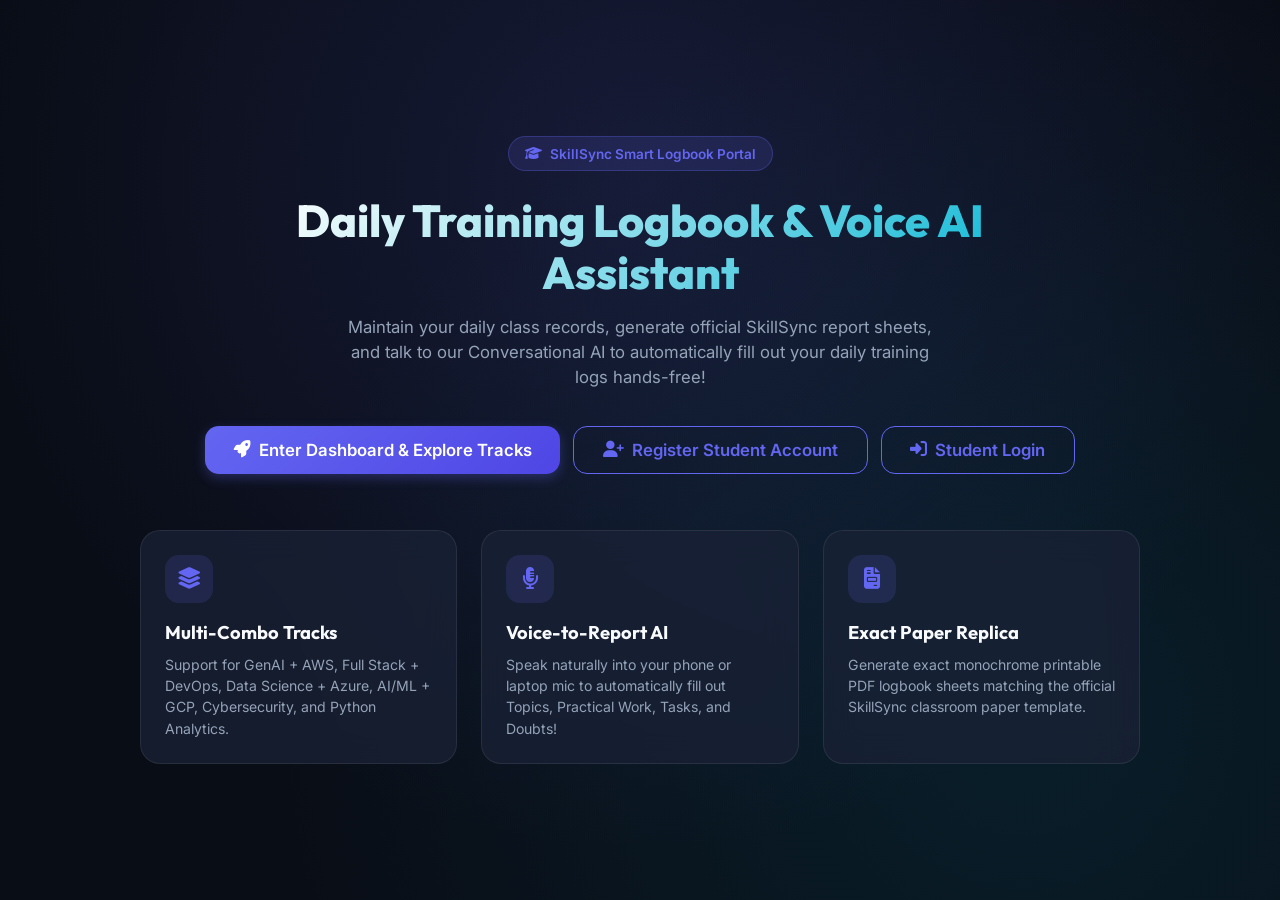
<file: index.html>
<!DOCTYPE html>
<html lang="en" data-theme="dark">
<head>
  <meta charset="UTF-8">
  <meta name="viewport" content="width=device-width, initial-scale=1.0">
  <title>SKILLSYNC Smart Logbook & Voice AI Portal</title>
  <link rel="manifest" href="/static/manifest.json">
  <meta name="theme-color" content="#4f46e5">
  <meta name="apple-mobile-web-app-capable" content="yes">
  <meta name="apple-mobile-web-app-status-bar-style" content="black-translucent">
  <link rel="apple-touch-icon" href="/static/manifest.json">
  <link rel="stylesheet" href="/static/styles.css">
  <link rel="stylesheet" href="https://cdnjs.cloudflare.com/ajax/libs/font-awesome/6.4.0/css/all.min.css">
</head>
<body>
  <div class="app-root">

    <!-- =========================================================
         SCREEN 1: LANDING / WELCOME HERO SCREEN
    ========================================================= -->
    <div id="screen-landing" class="screen-view active">
      <div class="landing-hero">
        <div class="landing-badge">
          <i class="fa-solid fa-graduation-cap"></i> SkillSync Smart Logbook Portal
        </div>
        <h1 class="landing-title">Daily Training Logbook & Voice AI Assistant</h1>
        <p class="landing-desc">
          Maintain your daily class records, generate official SkillSync report sheets, and talk to our Conversational AI to automatically fill out your daily training logs hands-free!
        </p>

        <div class="landing-actions" style="display: flex; gap: 0.8rem; flex-wrap: wrap; justify-content: center;">
          <button class="btn btn-primary" style="font-size: 1.05rem; padding: 0.8rem 1.8rem;" onclick="enterMainAppDirectly()">
            <i class="fa-solid fa-rocket"></i> Enter Dashboard & Explore Tracks
          </button>
          <button class="btn btn-outline" style="font-size: 1.05rem; padding: 0.8rem 1.8rem;" onclick="showScreen('auth-register')">
            <i class="fa-solid fa-user-plus"></i> Register Student Account
          </button>
          <button class="btn btn-outline" style="font-size: 1.05rem; padding: 0.8rem 1.8rem;" onclick="showScreen('auth-login')">
            <i class="fa-solid fa-right-to-bracket"></i> Student Login
          </button>
        </div>

        <!-- Features Overview Grid -->
        <div class="landing-features-grid">
          <div class="feature-card">
            <div class="feature-icon"><i class="fa-solid fa-layer-group"></i></div>
            <h3>Multi-Combo Tracks</h3>
            <p>Support for GenAI + AWS, Full Stack + DevOps, Data Science + Azure, AI/ML + GCP, Cybersecurity, and Python Analytics.</p>
          </div>
          <div class="feature-card">
            <div class="feature-icon"><i class="fa-solid fa-microphone-lines"></i></div>
            <h3>Voice-to-Report AI</h3>
            <p>Speak naturally into your phone or laptop mic to automatically fill out Topics, Practical Work, Tasks, and Doubts!</p>
          </div>
          <div class="feature-card">
            <div class="feature-icon"><i class="fa-solid fa-file-invoice"></i></div>
            <h3>Exact Paper Replica</h3>
            <p>Generate exact monochrome printable PDF logbook sheets matching the official SkillSync classroom paper template.</p>
          </div>
        </div>
      </div>
    </div>


    <!-- =========================================================
         SCREEN 2: USER REGISTRATION
    ========================================================= -->
    <div id="screen-auth-register" class="screen-view">
      <div class="auth-wrapper">
        <div class="auth-card">
          <div class="auth-header">
            <h2>Create Student Account</h2>
            <p>Register your profile and select your training combo track</p>
          </div>

          <form id="registerForm" onsubmit="handleRegisterSubmit(event)">
            <div class="field-group">
              <label><i class="fa-solid fa-user"></i> Full Name</label>
              <input type="text" id="regName" class="form-input" placeholder="Enter your full name" required>
            </div>
            <div class="field-group">
              <label><i class="fa-solid fa-envelope"></i> Email Address</label>
              <input type="email" id="regEmail" class="form-input" placeholder="Enter your email address" required>
            </div>
            <div class="field-group">
              <label><i class="fa-solid fa-layer-group"></i> Training Combo Track</label>
              <select id="regCombo" class="form-input" required>
                <optgroup label="🏗️ INFRA Track">
                  <option value="AWS+DEVOPS">AWS + DevOps</option>
                  <option value="AWS+AI-JFS">AWS + AI_JFS</option>
                </optgroup>
                <optgroup label="🚀 PROD Track">
                  <option value="AWS+GENAI">AWS + Gen_AI</option>
                  <option value="AWS+AGENTIC AI-JFS">AWS + Agentic_AI</option>
                  <option value="GENAI +AGENTIC AI">Gen_AI + Agentic_AI</option>
                </optgroup>
                <optgroup label="💻 DEV Track">
                  <option value="AI-JFS-devops">AI_JFS + DevOps</option>
                  <option value="AI-JFS+AWS SA">AI_JFS + AWS_SA</option>
                </optgroup>
              </select>
            </div>
            <div class="field-group">
              <label><i class="fa-solid fa-lock"></i> Password</label>
              <input type="password" id="regPassword" class="form-input" placeholder="Enter your password" required>
            </div>

            <button type="submit" class="btn btn-primary" style="width: 100%; margin-top: 1rem; padding: 0.75rem;">
              <i class="fa-solid fa-user-check"></i> Complete Registration
            </button>
          </form>

          <div class="auth-switch-text">
            Already registered? <a onclick="showScreen('auth-login')">Log In here</a>
          </div>
        </div>
      </div>
    </div>


    <!-- =========================================================
         SCREEN 3: USER LOGIN
    ========================================================= -->
    <div id="screen-auth-login" class="screen-view">
      <div class="auth-wrapper">
        <div class="auth-card">
          <div class="auth-header">
            <h2>Student & Combo Login</h2>
            <p>Log in to access your daily training logs & AI assistant</p>
          </div>

          <form id="loginForm" onsubmit="handleLoginSubmit(event)">
            <div class="field-group">
              <label><i class="fa-solid fa-envelope"></i> Email Address</label>
              <input type="email" id="loginEmail" class="form-input" placeholder="Enter your registered email" required>
            </div>
            <div class="field-group">
              <label><i class="fa-solid fa-lock"></i> Password</label>
              <input type="password" id="loginPassword" class="form-input" placeholder="Enter your password" required>
            </div>

            <button type="submit" class="btn btn-primary" style="width: 100%; margin-top: 1rem; padding: 0.75rem;">
              <i class="fa-solid fa-right-to-bracket"></i> Log In to Dashboard
            </button>
          </form>

          <div class="auth-switch-text">
            Need a new account? <a onclick="showScreen('auth-register')">Register Now</a>
          </div>
        </div>
      </div>
    </div>


    <!-- =========================================================
         SCREEN 4: MAIN APP INTERFACE (SPA)
    ========================================================= -->
    <div id="screen-app-main" class="screen-view">
      
      <!-- Top Navigation Bar -->
      <header class="app-topbar">
        <div class="brand-badge">
          <span class="logo">SKILLSYNC</span>
          <span class="title" id="topbarComboTitle">GenAI + AWS</span>
        </div>

        <div style="display: flex; align-items: center; gap: 0.5rem;">
          <label for="comboSelect" style="font-size: 0.8rem; color: var(--text-secondary);"><i class="fa-solid fa-layer-group"></i> Active Track:</label>
          <select id="comboSelect" class="form-input" style="width: auto; padding: 0.35rem 0.75rem; font-size: 0.85rem; font-weight: 600; color: var(--accent-primary);" onchange="handleComboChange(this.value)">
            <optgroup label="🏗️ INFRA">
              <option value="AWS+DEVOPS">AWS + DevOps</option>
              <option value="AWS+AI-JFS">AWS + AI_JFS</option>
            </optgroup>
            <optgroup label="🚀 PROD">
              <option value="AWS+GENAI">AWS + Gen_AI</option>
              <option value="AWS+AGENTIC AI-JFS">AWS + Agentic_AI</option>
              <option value="GENAI +AGENTIC AI">Gen_AI + Agentic_AI</option>
            </optgroup>
            <optgroup label="💻 DEV">
              <option value="AI-JFS-devops">AI_JFS + DevOps</option>
              <option value="AI-JFS+AWS SA">AI_JFS + AWS_SA</option>
            </optgroup>
          </select>
        </div>

        <div class="topbar-user">
          <span class="user-combo-tag" id="userComboBadge">GenAI + AWS</span>
          <div class="user-avatar" id="userAvatar">K</div>
          <button class="btn btn-outline" style="padding: 0.35rem 0.75rem; font-size: 0.8rem;" onclick="handleLogout()" title="Logout / Switch User">
            <i class="fa-solid fa-power-off"></i>
          </button>
        </div>
      </header>

      <div class="app-main-layout">
        
        <!-- Desktop Sidebar Nav -->
        <aside class="app-sidebar">
          <button class="app-nav-link active" onclick="switchAppTab('dashboard', this)">
            <i class="fa-solid fa-chart-pie"></i> Dashboard
          </button>
          <button class="app-nav-link" onclick="switchAppTab('editor', this)">
            <i class="fa-solid fa-pen-to-square"></i> Daily Form
          </button>
          <button class="app-nav-link" onclick="switchAppTab('voice-ai', this)">
            <i class="fa-solid fa-microphone-lines"></i> Voice AI Assistant
          </button>
          <button class="app-nav-link" onclick="switchAppTab('history', this)">
            <i class="fa-solid fa-box-archive"></i> History Reports
          </button>
          <button class="app-nav-link" onclick="switchAppTab('print-sheet', this)">
            <i class="fa-solid fa-file-invoice"></i> Printable Sheet
          </button>
          <button class="app-nav-link" onclick="switchAppTab('suggestions', this)">
            <i class="fa-solid fa-lightbulb"></i> Suggestions
          </button>
        </aside>

        <!-- Main Content Area -->
        <main class="app-content">

          <!-- TAB 1: DASHBOARD -->
          <div id="tab-dashboard" class="tab-pane active">
            <div class="pane-title-bar">
              <div>
                <h2>Training Dashboard</h2>
                <p>Track your daily class report submission and progress</p>
              </div>
              <button class="btn btn-primary" onclick="switchAppTab('editor', document.querySelectorAll('.app-nav-link')[1])">
                <i class="fa-solid fa-plus"></i> Fill Today's Log
              </button>
            </div>

            <!-- Attendance Banner -->
            <div class="attendance-banner">
              <div>
                <h3 style="font-family: var(--font-display); margin-bottom: 0.25rem;">Today's Daily Report</h3>
                <p style="font-size: 0.88rem; color: var(--text-secondary);">Class date: <strong id="dashDateStr">2026-09-15</strong></p>
              </div>
              <div class="status-badge pending" id="todayStatusBadge">
                <i class="fa-solid fa-clock"></i> Submission Pending
              </div>
            </div>

            <!-- Stats Row -->
            <div class="stats-row">
              <div class="dash-stat-card">
                <div class="icon"><i class="fa-solid fa-file-signature"></i></div>
                <div>
                  <h4 id="dashStatLogs">0</h4>
                  <p>Total Forms Filled</p>
                </div>
              </div>
              <div class="dash-stat-card">
                <div class="icon"><i class="fa-solid fa-graduation-cap"></i></div>
                <div>
                  <h4 id="dashStatCombo" style="font-size: 1.1rem; color: var(--accent-secondary);">GenAI + AWS</h4>
                  <p>Active Combo Track</p>
                </div>
              </div>
              <div class="dash-stat-card">
                <div class="icon"><i class="fa-solid fa-fire"></i></div>
                <div>
                  <h4 id="dashStatStreak">1 Day</h4>
                  <p>Submission Streak</p>
                </div>
              </div>
            </div>

            <!-- Recent Reports Container -->
            <div class="editor-card">
              <h3 style="margin-bottom: 1rem; font-family: var(--font-display);"><i class="fa-solid fa-history" style="color: var(--accent-primary);"></i> Recent Daily Reports</h3>
              <div id="recentReportsList" style="display: flex; flex-direction: column; gap: 0.75rem;">
                <!-- Dynamically rendered -->
              </div>
            </div>
          </div>


          <!-- TAB 2: DAILY LOG EDITOR -->
          <div id="tab-editor" class="tab-pane">
            <div class="pane-title-bar">
              <div>
                <h2>Daily Logbook Form</h2>
                <p>Fill out today's report. The exact paper sheet preview syncs in real-time on the right!</p>
              </div>
              <div style="display: flex; gap: 0.5rem; flex-wrap: wrap;">
                <button class="btn btn-outline" onclick="clearFormFields()">
                  <i class="fa-solid fa-eraser"></i> Clear Form
                </button>
                <button class="btn btn-outline" onclick="loadSampleData()">
                  <i class="fa-solid fa-wand-sparkles"></i> Load Sample Data
                </button>
                <button class="btn btn-success" onclick="saveCurrentLog()">
                  <i class="fa-solid fa-floppy-disk"></i> Save Report
                </button>
              </div>
            </div>

            <div class="form-grid-layout">
              <!-- Left Form Controls -->
              <div class="editor-card">
                <div class="form-row-2">
                  <div class="field-group">
                    <label><i class="fa-regular fa-calendar"></i> Date</label>
                    <input type="date" id="inputDate" class="form-input" onchange="updateLivePaper()">
                  </div>
                  <div class="field-group">
                    <label><i class="fa-solid fa-calendar-day"></i> Day</label>
                    <input type="text" id="inputDay" class="form-input" placeholder="e.g. Tuesday" oninput="updateLivePaper()">
                  </div>
                </div>

                <div class="field-group">
                  <label><i class="fa-solid fa-laptop-code"></i> LAB / Room Location</label>
                  <input type="text" id="inputLab" class="form-input" placeholder="e.g. Lab 04 - GenAI Hub" oninput="updateLivePaper()">
                </div>

                <div class="form-row-2">
                  <div class="field-group">
                    <label><i class="fa-solid fa-right-to-bracket"></i> Check-In</label>
                    <input type="time" id="inputCheckIn" class="form-input" value="09:30" onchange="updateLivePaper()">
                  </div>
                  <div class="field-group">
                    <label><i class="fa-solid fa-right-from-bracket"></i> Check-Out</label>
                    <input type="time" id="inputCheckOut" class="form-input" value="16:30" onchange="updateLivePaper()">
                  </div>
                </div>

                <div class="field-group">
                  <label><i class="fa-solid fa-chalkboard-user"></i> Trainer Name</label>
                  <input type="text" id="inputTrainer" class="form-input" placeholder="Trainer Name" oninput="updateLivePaper()">
                </div>

                <div class="field-group">
                  <label><i class="fa-solid fa-square"></i> TOPICS COVERED TODAY</label>
                  <textarea id="inputTopics" class="form-input" rows="4" oninput="updateLivePaper()"></textarea>
                </div>

                <div class="field-group">
                  <label><i class="fa-solid fa-square"></i><i class="fa-solid fa-square" style="font-size: 0.6rem; margin-left: -4px;"></i> PRACTICAL / HANDS-ON WORK</label>
                  <textarea id="inputPractical" class="form-input" rows="4" oninput="updateLivePaper()"></textarea>
                </div>

                <div class="field-group">
                  <label><i class="fa-solid fa-square"></i> TASK / ASSIGNMENT</label>
                  <textarea id="inputAssignment" class="form-input" rows="3" oninput="updateLivePaper()"></textarea>
                </div>

                <div class="field-group">
                  <label><i class="fa-solid fa-square"></i><i class="fa-solid fa-square" style="font-size: 0.6rem; margin-left: -4px;"></i> DOUBTS / IMPORTANT NOTES</label>
                  <textarea id="inputDoubts" class="form-input" rows="3" oninput="updateLivePaper()"></textarea>
                </div>

                <button class="btn btn-primary" style="width: 100%; margin-top: 1rem;" onclick="saveCurrentLog()">
                  <i class="fa-solid fa-floppy-disk"></i> Save & Complete Daily Log
                </button>
              </div>

              <!-- Right Real-Time Live Paper Sheet Preview -->
              <div>
                <div style="margin-bottom: 0.5rem; display: flex; align-items: center; justify-content: space-between;">
                  <span style="font-size: 0.8rem; font-weight: 700; color: var(--text-secondary); text-transform: uppercase;">
                    <i class="fa-solid fa-eye"></i> Live Paper Logbook Sheet Preview
                  </span>
                  <button class="btn btn-outline" style="padding: 0.25rem 0.6rem; font-size: 0.75rem;" onclick="printPaperSheet()">
                    <i class="fa-solid fa-print"></i> Print / PDF
                  </button>
                </div>

                <!-- Exact Paper Container matching User Photo -->
                <div class="sheet-container" id="liveSheetContainer">
                  <div class="sheet-outer-box">
                    <div class="sheet-header-block">
                      <div class="sheet-title-text">
                        <span class="sheet-title-bar"></span>
                        TECHWING — DAILY TRAINING LOGBOOK
                      </div>
                      <div class="sheet-subtitle-text" id="paperHeaderSub">
                        GenAI + AWS Training | Daily Class Record
                      </div>
                    </div>

                    <table class="sheet-table-grid">
                      <tr>
                        <td class="lbl-cell">DATE</td>
                        <td class="val-cell" id="paperDateVal">2026-09-15</td>
                        <td class="lbl-cell">DAY</td>
                        <td class="val-cell" id="paperDayVal">Tuesday</td>
                      </tr>
                      <tr>
                        <td class="lbl-cell">LAB</td>
                        <td class="val-cell" id="paperLabVal" colspan="3">Lab 04 - GenAI Hub</td>
                      </tr>
                      <tr>
                        <td class="lbl-cell">CHECK-IN</td>
                        <td class="val-cell" id="paperCheckInVal">09:30 AM</td>
                        <td class="lbl-cell">CHECK-OUT</td>
                        <td class="val-cell" id="paperCheckOutVal">04:30 PM</td>
                      </tr>
                      <tr>
                        <td class="lbl-cell">TRAINER</td>
                        <td class="val-cell" id="paperTrainerVal" style="width: 35%;">Dr. Rajesh Sharma</td>
                        <td class="val-cell" colspan="2" style="text-align: center; color: #555555; font-size: 11px;">
                          [ Trainer Approval & Signature ]
                        </td>
                      </tr>
                    </table>

                    <div class="sec-banner"><span class="sq-symbol">■</span> TOPICS COVERED TODAY</div>
                    <div class="sec-box-content" id="paperTopicsVal"></div>

                    <div class="sec-banner"><span class="sq-symbol">■■</span> PRACTICAL / HANDS-ON WORK</div>
                    <div class="sec-box-content" id="paperPracticalVal"></div>

                    <div class="sec-banner"><span class="sq-symbol">■</span> TASK / ASSIGNMENT</div>
                    <div class="sec-box-content" id="paperAssignmentVal"></div>

                    <div class="sec-banner"><span class="sq-symbol">■■</span> DOUBTS / IMPORTANT NOTES</div>
                    <div class="sec-box-content" id="paperDoubtsVal"></div>
                  </div>
                </div>
              </div>
            </div>
          </div>


          <!-- TAB 3: VOICE CONVERSATIONAL AI ASSISTANT -->
          <div id="tab-voice-ai" class="tab-pane">
            <div class="pane-title-bar">
              <div>
                <h2>Voice Conversational AI Assistant</h2>
                <p>Talk or type to automatically populate your daily report logbook hands-free!</p>
              </div>
            </div>

            <!-- Target Section Chips -->
            <div class="section-chips-bar" style="margin-bottom: 1rem;">
              <span style="font-size: 0.85rem; font-weight: 600; color: var(--text-secondary);">
                <i class="fa-solid fa-bullseye" style="color: var(--accent-primary);"></i> Target Section:
              </span>
              <div class="chips-group">
                <button class="chip-btn active" data-target="auto" onclick="setVoiceTarget('auto', this)">Auto Detect</button>
                <button class="chip-btn" data-target="topics" onclick="setVoiceTarget('topics', this)">Topics Covered</button>
                <button class="chip-btn" data-target="practical" onclick="setVoiceTarget('practical', this)">Practical Work</button>
                <button class="chip-btn" data-target="assignment" onclick="setVoiceTarget('assignment', this)">Task/Assignment</button>
                <button class="chip-btn" data-target="doubts" onclick="setVoiceTarget('doubts', this)">Doubts/Notes</button>
              </div>
            </div>

            <!-- Voice Control Microphone Card -->
            <div class="voice-ai-card">
              <h3 style="font-family: var(--font-display); font-size: 1.25rem;">
                <i class="fa-solid fa-microphone-lines" style="color: var(--accent-purple);"></i> Speak to Fill Logbook Report
              </h3>
              <p style="font-size: 0.88rem; color: var(--text-secondary); max-width: 500px; margin: 0.4rem auto 0 auto;">
                Click the microphone button below and speak your notes. The AI will parse your voice and show a live demo preview of the populated section!
              </p>

              <div class="mic-button-wrapper">
                <button class="btn-mic" id="micBtn" onclick="toggleVoiceRecording()">
                  <i class="fa-solid fa-microphone"></i>
                </button>
              </div>

              <div class="voice-status-text" id="voiceStatus">Click Microphone to Start Speaking</div>
            </div>

            <!-- Demo Case Form Preview Card (Voice Populated) -->
            <div id="voiceDemoBox" class="editor-card demo-preview-card" style="margin-bottom: 1rem; display: none;">
              <div style="display: flex; align-items: center; justify-content: space-between; border-bottom: 1px solid var(--border-color); padding-bottom: 0.75rem; margin-bottom: 1rem;">
                <div style="display: flex; align-items: center; gap: 0.5rem;">
                  <span style="background: var(--accent-primary); color: #fff; border-radius: 4px; padding: 0.2rem 0.5rem; font-size: 0.75rem; font-weight: 700;">DEMO CASE PREVIEW</span>
                  <h4 id="demoTargetBadge" style="font-family: var(--font-display); font-size: 1rem; margin: 0;">TOPICS COVERED TODAY</h4>
                </div>
                <div style="display: flex; gap: 0.5rem;">
                  <button class="btn btn-success" style="padding: 0.35rem 0.75rem; font-size: 0.8rem;" onclick="applyVoiceDemoToForm()">
                    <i class="fa-solid fa-check-double"></i> Apply to Live Form & Sheet
                  </button>
                  <button class="btn btn-outline" style="padding: 0.35rem 0.75rem; font-size: 0.8rem;" onclick="closeVoiceDemoBox()">
                    <i class="fa-solid fa-xmark"></i>
                  </button>
                </div>
              </div>

              <div class="demo-fields-grid" style="display: grid; grid-template-columns: 1fr 1fr; gap: 1rem;">
                <div class="field-group">
                  <label><i class="fa-solid fa-square" style="color: var(--accent-primary);"></i> Topics Covered Preview</label>
                  <div class="demo-text-box" id="demoTopicsText"></div>
                </div>
                <div class="field-group">
                  <label><i class="fa-solid fa-square" style="color: var(--accent-secondary);"></i> Practical Work Preview</label>
                  <div class="demo-text-box" id="demoPracticalText"></div>
                </div>
                <div class="field-group">
                  <label><i class="fa-solid fa-square" style="color: var(--accent-gold);"></i> Task / Assignment Preview</label>
                  <div class="demo-text-box" id="demoAssignmentText"></div>
                </div>
                <div class="field-group">
                  <label><i class="fa-solid fa-square" style="color: var(--accent-purple);"></i> Doubts / Notes Preview</label>
                  <div class="demo-text-box" id="demoDoubtsText"></div>
                </div>
              </div>
            </div>

            <!-- Chat Conversation Thread -->
            <div class="chat-container">
              <div class="chat-body" id="chatThread">
                <div class="chat-msg-row ai">
                  <div class="msg-text">
Hello! I am your <strong>TECHWING Voice & Conversational AI Assistant</strong>. 🎙️

You can speak by clicking the microphone button above, or type your notes below.
For example, try saying:
<em>"Fill Topics Covered Today with: Python Flask REST endpoints and database routing."</em>
                  </div>
                </div>
              </div>

              <div class="chat-input-bar">
                <input type="text" id="chatInput" class="form-input" placeholder="Type your notes or prompt (e.g. Fill topics covered with...)" onkeypress="handleChatKeyPress(event)">
                <button class="btn btn-primary" onclick="submitChatInput()">
                  <i class="fa-solid fa-paper-plane"></i> Send
                </button>
              </div>
            </div>
          </div>


          <!-- TAB 4: HISTORY REPORTS -->
          <div id="tab-history" class="tab-pane">
            <div class="pane-title-bar">
              <div>
                <h2>Reports History & Exports</h2>
                <p>Review and export past class report entries</p>
              </div>
              <div style="display: flex; gap: 0.5rem;">
                <button class="btn btn-outline" onclick="exportJSON()">Export JSON</button>
                <button class="btn btn-outline" onclick="exportCSV()">Export CSV</button>
              </div>
            </div>

            <div class="editor-card">
              <table style="width: 100%; border-collapse: collapse; text-align: left;">
                <thead>
                  <tr style="border-bottom: 1px solid var(--border-color); color: var(--text-secondary); font-size: 0.8rem;">
                    <th style="padding: 0.75rem;">Date</th>
                    <th style="padding: 0.75rem;">Day</th>
                    <th style="padding: 0.75rem;">Combo</th>
                    <th style="padding: 0.75rem;">Lab</th>
                    <th style="padding: 0.75rem;">Trainer</th>
                    <th style="padding: 0.75rem;">Topics Summary</th>
                    <th style="padding: 0.75rem;">Actions</th>
                  </tr>
                </thead>
                <tbody id="historyTableBody">
                  <!-- Injected dynamically -->
                </tbody>
              </table>
            </div>
          </div>


          <!-- TAB 5: PRINTABLE SHEET -->
          <div id="tab-print-sheet" class="tab-pane">
            <div class="pane-title-bar">
              <div>
                <h2>Official Printable Sheet</h2>
                <p>Exact replica of official TECHWING daily log paper sheet ready for printing</p>
              </div>
              <button class="btn btn-primary" onclick="printPaperSheet()">
                <i class="fa-solid fa-print"></i> Print / Save PDF
              </button>
            </div>

            <!-- Saved Log Selector Bar -->
            <div class="editor-card print-selector-bar" style="margin-bottom: 1.25rem; display: flex; align-items: center; justify-content: space-between; flex-wrap: wrap; gap: 1rem;">
              <div style="display: flex; align-items: center; gap: 0.75rem; flex: 1; min-width: 280px;">
                <label style="font-weight: 600; white-space: nowrap; color: var(--text-primary);">
                  <i class="fa-solid fa-calendar-check" style="color: var(--accent-primary);"></i> Select Saved Report:
                </label>
                <select id="printLogSelect" class="form-input" onchange="loadLogToPrintSheet(this.value)" style="margin: 0; flex: 1;">
                  <!-- Dynamic options populated from logs -->
                </select>
              </div>
              <div style="display: flex; gap: 0.5rem;">
                <button class="btn btn-outline" onclick="loadActiveFormToPrintSheet()">
                  <i class="fa-solid fa-pen-to-square"></i> Use Current Form
                </button>
                <button class="btn btn-primary" onclick="printPaperSheet()">
                  <i class="fa-solid fa-print"></i> Print Sheet
                </button>
              </div>
            </div>

            <div id="fullSheetTarget"></div>
          </div>


          <!-- TAB 6: SUGGESTIONS & FEEDBACK -->
          <div id="tab-suggestions" class="tab-pane">
            <div class="pane-title-bar">
              <div>
                <h2>Student Suggestions & Feedback</h2>
                <p>Submit your suggestions directly to the TECHWING management</p>
              </div>
            </div>

            <div style="display: flex; flex-direction: column; gap: 1.5rem; max-width: 900px; margin: 0 auto;">
              <!-- Suggestion Submission Form (Public View for All Students) -->
              <div class="editor-card">
                <h3 style="margin-bottom: 1rem; font-family: var(--font-display);">
                  <i class="fa-solid fa-paper-plane" style="color: var(--accent-primary);"></i> Submit a Suggestion to App Owner
                </h3>
                <form id="suggestionForm" onsubmit="handleSuggestionSubmit(event)">
                  <div class="form-row-2">
                    <div class="field-group">
                      <label><i class="fa-solid fa-user"></i> Your Name</label>
                      <input type="text" id="sugName" class="form-input" placeholder="e.g. Kishore Kumar" required>
                    </div>
                    <div class="field-group">
                      <label><i class="fa-solid fa-envelope"></i> Email Address</label>
                      <input type="email" id="sugEmail" class="form-input" placeholder="e.g. kishore@techwing.com" required>
                    </div>
                  </div>

                  <div class="form-row-2">
                    <div class="field-group">
                      <label><i class="fa-solid fa-tag"></i> Suggestion Category</label>
                      <select id="sugCategory" class="form-input" required>
                        <option value="Curriculum & Topics">Curriculum & Topics</option>
                        <option value="Lab & Infrastructure">Lab & Infrastructure</option>
                        <option value="Trainer Feedback">Trainer Feedback</option>
                        <option value="App Feature Request">App Feature Request</option>
                        <option value="General Suggestion">General Suggestion</option>
                      </select>
                    </div>
                    <div class="field-group">
                      <label><i class="fa-solid fa-heading"></i> Subject / Title</label>
                      <input type="text" id="sugSubject" class="form-input" placeholder="Brief subject title" required>
                    </div>
                  </div>

                  <div class="field-group">
                    <label><i class="fa-solid fa-message"></i> Suggestion Details</label>
                    <textarea id="sugMessage" class="form-input" rows="4" placeholder="Write your suggestion or feedback here..." required></textarea>
                  </div>
                  <button type="submit" class="btn btn-primary" style="width: 100%; margin-top: 0.5rem; font-size: 1rem; padding: 0.8rem;">
                    <i class="fa-solid fa-paper-plane"></i> Submit Suggestion to Management
                  </button>
                </form>
              </div>

            </div>
          </div>


          <!-- TAB 7: OWNER MONITORING PORTAL -->
          <div id="tab-owner-portal" class="tab-pane">
            <div class="pane-title-bar">
              <div>
                <h2><i class="fa-solid fa-user-shield" style="color: var(--accent-purple);"></i> Owner Monitoring Portal</h2>
                <p>Master overview of student activity, logs, roster, & system reports</p>
              </div>
              <div style="display: flex; gap: 0.5rem;">
                <button class="btn btn-outline" style="font-size: 0.82rem;" onclick="loadOwnerMasterData()">
                  <i class="fa-solid fa-rotate"></i> Refresh Data
                </button>
                <button class="btn btn-primary" style="font-size: 0.82rem;" onclick="exportMasterDataJSON()">
                  <i class="fa-solid fa-download"></i> Export Master JSON
                </button>
              </div>
            </div>

            <!-- Passcode Verification Gate if locked -->
            <div id="ownerGateCard" class="editor-card" style="text-align: center; max-width: 500px; margin: 3rem auto; padding: 2.5rem;">
              <div style="font-size: 3rem; color: var(--accent-purple); margin-bottom: 1rem;">
                <i class="fa-solid fa-lock"></i>
              </div>
              <h3 style="font-family: var(--font-display); margin-bottom: 0.5rem;">Protected Owner Access</h3>
              <p style="color: var(--text-secondary); font-size: 0.9rem; margin-bottom: 1.5rem;">
                Enter Owner Passcode to unlock master system monitoring dashboard and student roster.
              </p>
              <div style="display: flex; gap: 0.5rem; justify-content: center;">
                <input type="password" id="ownerPasscodePrompt" class="form-input" placeholder="Enter Owner Passcode" style="max-width: 250px;">
                <button class="btn btn-primary" onclick="unlockOwnerPortal()">
                  <i class="fa-solid fa-key"></i> Unlock
                </button>
              </div>
              <p style="font-size: 0.75rem; color: var(--text-muted); margin-top: 1rem;">
                Authorized Owner Email (kishore@techwing.com) unlocks automatically.
              </p>
            </div>

            <!-- Main Owner Dashboard View (hidden until unlocked) -->
            <div id="ownerDashboardView" style="display: none;">
              
              <!-- Metrics Cards -->
              <div class="stats-row" style="margin-bottom: 1.5rem;">
                <div class="dash-stat-card">
                  <div class="icon" style="background: rgba(99, 102, 241, 0.15); color: var(--accent-primary);"><i class="fa-solid fa-users"></i></div>
                  <div>
                    <h4 id="ownerTotalStudents">0</h4>
                    <p>Registered Students</p>
                  </div>
                </div>
                <div class="dash-stat-card">
                  <div class="icon" style="background: rgba(168, 85, 247, 0.15); color: var(--accent-purple);"><i class="fa-solid fa-file-invoice"></i></div>
                  <div>
                    <h4 id="ownerTotalLogs">0</h4>
                    <p>Total Master Logs</p>
                  </div>
                </div>
                <div class="dash-stat-card">
                  <div class="icon" style="background: rgba(34, 197, 94, 0.15); color: var(--accent-green);"><i class="fa-solid fa-lightbulb"></i></div>
                  <div>
                    <h4 id="ownerTotalSuggestions">0</h4>
                    <p>Student Suggestions</p>
                  </div>
                </div>
                <div class="dash-stat-card">
                  <div class="icon" style="background: rgba(245, 158, 11, 0.15); color: var(--accent-gold);"><i class="fa-solid fa-layer-group"></i></div>
                  <div>
                    <h4 id="ownerActiveCombos">6</h4>
                    <p>Active Combo Tracks</p>
                  </div>
                </div>
              </div>

              <!-- Owner Sub-Tabs Navigation -->
              <div style="display: flex; gap: 0.5rem; margin-bottom: 1rem; border-bottom: 1px solid var(--border-color); padding-bottom: 0.5rem; flex-wrap: wrap;">
                <button class="btn btn-primary" id="btnOwnerSubLogs" style="font-size: 0.85rem;" onclick="switchOwnerSubTab('master-logs')">
                  <i class="fa-solid fa-list-check"></i> Master Student Logs
                </button>
                <button class="btn btn-outline" id="btnOwnerSubRoster" style="font-size: 0.85rem;" onclick="switchOwnerSubTab('student-roster')">
                  <i class="fa-solid fa-id-card"></i> Student Accounts Roster
                </button>
                <button class="btn btn-outline" id="btnOwnerSubInbox" style="font-size: 0.85rem;" onclick="switchOwnerSubTab('suggestions-inbox')">
                  <i class="fa-solid fa-inbox"></i> Suggestions Inbox
                </button>
                <button class="btn btn-outline" id="btnOwnerSubDb" style="font-size: 0.85rem;" onclick="switchOwnerSubTab('db-inspector')">
                  <i class="fa-solid fa-server"></i> Database Inspector & Audits
                </button>
              </div>

              <!-- Sub-Tab 1: Master Logs Table -->
              <div id="ownerSub-master-logs" class="editor-card">
                <div style="display: flex; align-items: center; justify-content: space-between; margin-bottom: 1rem; flex-wrap: wrap; gap: 0.5rem;">
                  <h3 style="font-family: var(--font-display); margin: 0;">Master Student Training Logs</h3>
                  <div style="display: flex; gap: 0.5rem;">
                    <input type="text" id="ownerLogSearch" class="form-input" placeholder="Search by email, combo, or date..." style="font-size: 0.85rem; width: 260px;" onkeyup="filterOwnerLogs()">
                    <button class="btn btn-outline" style="font-size: 0.8rem;" onclick="exportMasterLogsCSV()">
                      <i class="fa-solid fa-file-csv"></i> CSV
                    </button>
                  </div>
                </div>
                
                <div style="overflow-x: auto;">
                  <table style="width: 100%; border-collapse: collapse; font-size: 0.88rem;">
                    <thead>
                      <tr style="border-bottom: 2px solid var(--border-color); text-align: left; color: var(--text-secondary);">
                        <th style="padding: 0.75rem;">Date</th>
                        <th style="padding: 0.75rem;">Student Email</th>
                        <th style="padding: 0.75rem;">Combo Track</th>
                        <th style="padding: 0.75rem;">Lab / Trainer</th>
                        <th style="padding: 0.75rem;">Topics Covered</th>
                        <th style="padding: 0.75rem;">Action</th>
                      </tr>
                    </thead>
                    <tbody id="ownerMasterLogsTbody">
                      <!-- Rendered dynamically -->
                    </tbody>
                  </table>
                </div>
              </div>

              <!-- Sub-Tab 2: Student Accounts Roster -->
              <div id="ownerSub-student-roster" class="editor-card" style="display: none;">
                <h3 style="font-family: var(--font-display); margin-bottom: 1rem;">Registered Student Accounts Roster</h3>
                <div style="overflow-x: auto;">
                  <table style="width: 100%; border-collapse: collapse; font-size: 0.88rem;">
                    <thead>
                      <tr style="border-bottom: 2px solid var(--border-color); text-align: left; color: var(--text-secondary);">
                        <th style="padding: 0.75rem;">Student Name</th>
                        <th style="padding: 0.75rem;">Email Address</th>
                        <th style="padding: 0.75rem;">Combo Track</th>
                        <th style="padding: 0.75rem;">Logs Submitted</th>
                      </tr>
                    </thead>
                    <tbody id="ownerStudentRosterTbody">
                      <!-- Rendered dynamically -->
                    </tbody>
                  </table>
                </div>
              </div>

              <!-- Sub-Tab 3: Private Suggestions Inbox -->
              <div id="ownerSub-suggestions-inbox" class="editor-card" style="display: none;">
                <h3 style="font-family: var(--font-display); margin-bottom: 1rem; color: var(--accent-purple);">
                  <i class="fa-solid fa-paper-plane"></i> Private Suggestions & Feedback Inbox
                </h3>
                <div id="ownerPortalSuggestionsList" style="display: flex; flex-direction: column; gap: 1rem;">
                  <!-- Rendered dynamically -->
                </div>
              </div>

              <!-- Sub-Tab 4: Database Inspector -->
              <div id="ownerSub-db-inspector" class="editor-card" style="display: none;">
                <div style="display: flex; align-items: center; justify-content: space-between; margin-bottom: 1rem; flex-wrap: wrap; gap: 0.5rem;">
                  <h3 style="font-family: var(--font-display); margin: 0; color: var(--accent-primary);">
                    <i class="fa-solid fa-server"></i> Server Database & Audit Inspector
                  </h3>
                  <div style="display: flex; gap: 0.5rem;">
                    <button class="btn btn-outline" style="font-size: 0.8rem;" onclick="inspectServerDatabase()">
                      <i class="fa-solid fa-rotate"></i> Refresh Inspector
                    </button>
                    <button class="btn btn-primary" style="font-size: 0.8rem;" onclick="downloadDatabaseFile()">
                      <i class="fa-solid fa-download"></i> Download SQLite DB
                    </button>
                  </div>
                </div>

                <div id="dbInspectorContent" style="display: flex; flex-direction: column; gap: 1rem;">
                  <!-- Rendered dynamically -->
                </div>
              </div>

            </div>
          </div>

        </main>
      </div>

      <!-- Mobile Bottom Navigation Bar -->
      <nav class="mobile-bottom-nav">
        <button class="mobile-nav-item active" onclick="switchAppTab('dashboard', this)">
          <i class="fa-solid fa-chart-pie"></i>
          <span>Home</span>
        </button>
        <button class="mobile-nav-item" onclick="switchAppTab('editor', this)">
          <i class="fa-solid fa-pen-to-square"></i>
          <span>Form</span>
        </button>
        <button class="mobile-nav-item" onclick="switchAppTab('voice-ai', this)">
          <i class="fa-solid fa-microphone-lines"></i>
          <span>Voice AI</span>
        </button>
        <button class="mobile-nav-item" onclick="switchAppTab('history', this)">
          <i class="fa-solid fa-box-archive"></i>
          <span>Reports</span>
        </button>
        <button class="mobile-nav-item" onclick="switchAppTab('print-sheet', this)">
          <i class="fa-solid fa-file-invoice"></i>
          <span>Print</span>
        </button>
        <button class="mobile-nav-item" onclick="switchAppTab('suggestions', this)">
          <i class="fa-solid fa-lightbulb"></i>
          <span>Feedback</span>
        </button>
      </nav>

    </div>

  </div>

  <script src="/static/app.js"></script>
</body>
</html>
</file>
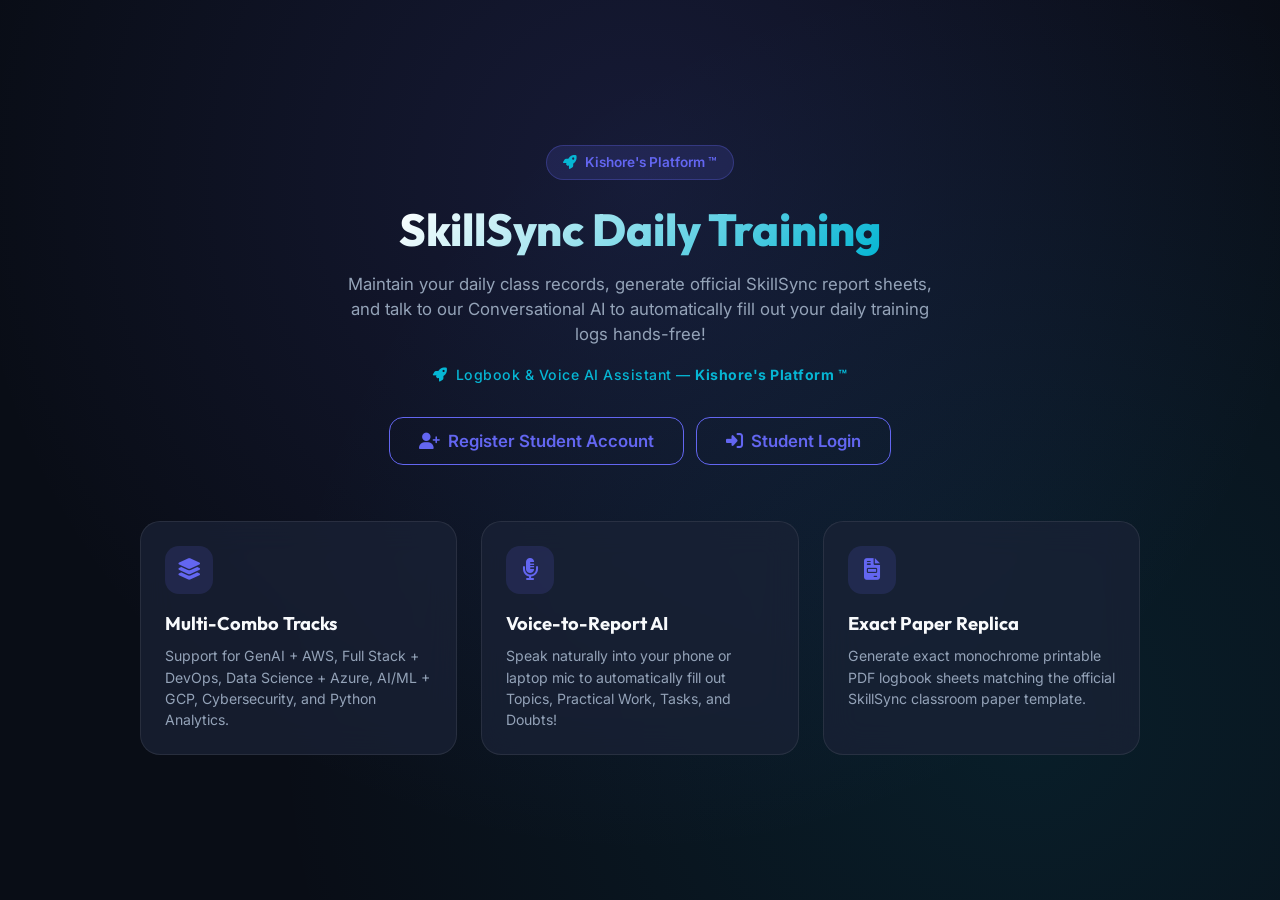
<file: templates/index.html>
<!DOCTYPE html>
<html lang="en" data-theme="dark">
<head>
  <meta charset="UTF-8">
  <meta name="viewport" content="width=device-width, initial-scale=1.0">
  <title>SkillSync Smart Logbook & Voice AI Portal</title>
  <link rel="manifest" href="/static/manifest.json">
  <meta name="theme-color" content="#4f46e5">
  <meta name="apple-mobile-web-app-capable" content="yes">
  <meta name="apple-mobile-web-app-status-bar-style" content="black-translucent">
  <link rel="apple-touch-icon" href="/static/manifest.json">
  <link rel="stylesheet" href="/static/styles.css">
  <link rel="stylesheet" href="https://cdnjs.cloudflare.com/ajax/libs/font-awesome/6.4.0/css/all.min.css">
</head>
<body>
  <div class="app-root">

    <!-- =========================================================
         SCREEN 1: LANDING / WELCOME HERO SCREEN
    ========================================================= -->
    <div id="screen-landing" class="screen-view active">
      <div class="landing-hero">
        <div class="landing-badge">
          <i class="fa-solid fa-rocket" style="color: var(--accent-secondary);"></i> Kishore's Platform ™
        </div>
        <h1 class="landing-title">SkillSync Daily Training</h1>
        <p class="landing-desc">
          Maintain your daily class records, generate official SkillSync report sheets, and talk to our Conversational AI to automatically fill out your daily training logs hands-free!
        </p>
        <div class="trademark-subtext" style="font-size: 0.88rem; color: var(--accent-secondary); margin-top: -1.2rem; margin-bottom: 2rem; font-weight: 500; letter-spacing: 0.5px;">
          <i class="fa-solid fa-rocket" style="margin-right: 4px;"></i> Logbook &amp; Voice AI Assistant — <strong>Kishore's Platform ™</strong>
        </div>

        <div class="landing-actions" style="display: flex; gap: 0.8rem; flex-wrap: wrap; justify-content: center;">
          <button class="btn btn-outline" style="font-size: 1.05rem; padding: 0.8rem 1.8rem;" onclick="showScreen('auth-register')">
            <i class="fa-solid fa-user-plus"></i> Register Student Account
          </button>
          <button class="btn btn-outline" style="font-size: 1.05rem; padding: 0.8rem 1.8rem;" onclick="showScreen('auth-login')">
            <i class="fa-solid fa-right-to-bracket"></i> Student Login
          </button>
        </div>

        <!-- Features Overview Grid -->
        <div class="landing-features-grid">
          <div class="feature-card">
            <div class="feature-icon"><i class="fa-solid fa-layer-group"></i></div>
            <h3>Multi-Combo Tracks</h3>
            <p>Support for GenAI + AWS, Full Stack + DevOps, Data Science + Azure, AI/ML + GCP, Cybersecurity, and Python Analytics.</p>
          </div>
          <div class="feature-card">
            <div class="feature-icon"><i class="fa-solid fa-microphone-lines"></i></div>
            <h3>Voice-to-Report AI</h3>
            <p>Speak naturally into your phone or laptop mic to automatically fill out Topics, Practical Work, Tasks, and Doubts!</p>
          </div>
          <div class="feature-card">
            <div class="feature-icon"><i class="fa-solid fa-file-invoice"></i></div>
            <h3>Exact Paper Replica</h3>
            <p>Generate exact monochrome printable PDF logbook sheets matching the official SkillSync classroom paper template.</p>
          </div>
        </div>
      </div>
    </div>


    <!-- =========================================================
         SCREEN 2: USER REGISTRATION
    ========================================================= -->
    <div id="screen-auth-register" class="screen-view">
      <div class="auth-wrapper">
        <div class="auth-card">
          <div class="auth-header">
            <h2>Create Student Account</h2>
            <p>Register your profile and select your training combo track</p>
          </div>

          <form id="registerForm" onsubmit="handleRegisterSubmit(event)">
            <div class="field-group">
              <label><i class="fa-solid fa-user"></i> Full Name</label>
              <input type="text" id="regName" class="form-input" placeholder="Enter your full name" required>
            </div>
            <div class="field-group">
              <label><i class="fa-solid fa-envelope"></i> Email Address</label>
              <input type="email" id="regEmail" class="form-input" placeholder="Enter your email address" required>
            </div>
            <div class="field-group">
              <label><i class="fa-solid fa-layer-group"></i> Training Combo Track</label>
              <select id="regCombo" class="form-input" required>
                <optgroup label="🏗️ INFRA Track">
                  <option value="AWS+DEVOPS">AWS + DevOps</option>
                  <option value="AWS+AI-JFS">AWS + AI_JFS</option>
                </optgroup>
                <optgroup label="🚀 PROD Track">
                  <option value="AWS+GENAI">AWS + Gen_AI</option>
                  <option value="AWS+AGENTIC AI-JFS">AWS + Agentic_AI</option>
                  <option value="GENAI +AGENTIC AI">Gen_AI + Agentic_AI</option>
                </optgroup>
                <optgroup label="💻 DEV Track">
                  <option value="AI-JFS-devops">AI_JFS + DevOps</option>
                  <option value="AI-JFS+AWS SA">AI_JFS + AWS_SA</option>
                </optgroup>
              </select>
            </div>
            <div class="field-group">
              <label><i class="fa-solid fa-lock"></i> Password</label>
              <input type="password" id="regPassword" class="form-input" placeholder="Enter your password" required>
            </div>
            <div class="field-group">
              <label><i class="fa-solid fa-id-card"></i> College PIN Number</label>
              <input type="text" id="regPin" class="form-input" placeholder="Enter your 10-character alphanumeric college PIN" inputmode="text" pattern="[A-Za-z0-9]{10}" minlength="10" maxlength="10" required>
            </div>

            <button type="submit" class="btn btn-primary" style="width: 100%; margin-top: 1rem; padding: 0.75rem;">
              <i class="fa-solid fa-user-check"></i> Complete Registration
            </button>
          </form>

          <div class="auth-switch-text">
            Already registered? <a onclick="showScreen('auth-login')">Log In here</a>
          </div>
        </div>
      </div>
    </div>


    <!-- =========================================================
         SCREEN 3: USER LOGIN
    ========================================================= -->
    <div id="screen-auth-login" class="screen-view">
      <div class="auth-wrapper">
        <div class="auth-card">
          <div class="auth-header">
            <h2>Student & Combo Login</h2>
            <p>Log in to access your daily training logs & AI assistant</p>
          </div>

          <form id="loginForm" onsubmit="handleLoginSubmit(event)">
            <div class="field-group">
              <label><i class="fa-solid fa-envelope"></i> Email Address</label>
              <input type="email" id="loginEmail" class="form-input" placeholder="Enter your registered email" required>
            </div>
            <div class="field-group">
              <label><i class="fa-solid fa-lock"></i> Password</label>
              <input type="password" id="loginPassword" class="form-input" placeholder="Enter your password" required>
            </div>

            <button type="submit" class="btn btn-primary" style="width: 100%; margin-top: 1rem; padding: 0.75rem;">
              <i class="fa-solid fa-right-to-bracket"></i> Log In to Dashboard
            </button>
          </form>

          <div class="auth-switch-text">
            Need a new account? <a onclick="showScreen('auth-register')">Register Now</a>
          </div>
        </div>
      </div>
    </div>


    <!-- =========================================================
         SCREEN 4: MAIN APP INTERFACE (SPA)
    ========================================================= -->
    <div id="screen-app-main" class="screen-view">
      
      <!-- Top Navigation Bar -->
      <header class="app-topbar">
        <div class="brand-badge">
          <span class="logo">SKILLSYNC</span>
          <span class="title" id="topbarComboTitle">GenAI + AWS</span>
        </div>

        <div class="topbar-user">
          <div class="profile-menu-wrap">
            <button class="user-avatar" id="userAvatar" onclick="toggleProfileMenu(event)" aria-label="Open profile menu" aria-expanded="false">K</button>
            <div class="profile-menu" id="profileMenu" hidden>
              <div class="profile-menu-header">
                <strong id="profileName">Student</strong>
                <span id="profileEmail">student@example.com</span>
              </div>
              <div class="profile-menu-detail">
                <span>Training combo</span>
                <strong id="profileCombo">-</strong>
              </div>
              <div class="profile-menu-detail">
                <span>College PIN number</span>
                <strong id="profilePin">Not set</strong>
              </div>
              <button class="profile-logout-btn" onclick="handleLogout()">
                <i class="fa-solid fa-right-from-bracket"></i> Log out
              </button>
            </div>
          </div>
        </div>
      </header>

      <div class="app-main-layout">
        
        <!-- Desktop Sidebar Nav -->
        <aside class="app-sidebar">
          <button class="app-nav-link active" onclick="switchAppTab('dashboard', this)">
            <i class="fa-solid fa-chart-pie"></i> Dashboard
          </button>
          <button class="app-nav-link" onclick="switchAppTab('editor', this)">
            <i class="fa-solid fa-pen-to-square"></i> Daily Form
          </button>
          <button class="app-nav-link" onclick="switchAppTab('voice-ai', this)">
            <i class="fa-solid fa-microphone-lines"></i> Voice AI Assistant
          </button>
          <button class="app-nav-link" onclick="switchAppTab('history', this)">
            <i class="fa-solid fa-box-archive"></i> History Reports
          </button>
          <button class="app-nav-link" onclick="switchAppTab('print-sheet', this)">
            <i class="fa-solid fa-file-invoice"></i> Printable Sheet
          </button>
          <button class="app-nav-link" onclick="switchAppTab('suggestions', this)">
            <i class="fa-solid fa-lightbulb"></i> Suggestions
          </button>
        </aside>

        <!-- Main Content Area -->
        <main class="app-content">

          <!-- TAB 1: DASHBOARD -->
          <div id="tab-dashboard" class="tab-pane active">
            <div class="pane-title-bar">
              <div>
                <h2>Training Dashboard</h2>
                <p>Track your daily class report submission and progress</p>
              </div>
              <button class="btn btn-primary" onclick="switchAppTab('editor', document.querySelectorAll('.app-nav-link')[1])">
                <i class="fa-solid fa-plus"></i> Fill Today's Log
              </button>
            </div>

            <!-- Attendance Banner -->
            <div class="attendance-banner">
              <div>
                <h3 style="font-family: var(--font-display); margin-bottom: 0.25rem;">Today's Daily Report</h3>
                <p style="font-size: 0.88rem; color: var(--text-secondary);">Class date: <strong id="dashDateStr"></strong></p>
              </div>
              <div class="status-badge pending" id="todayStatusBadge">
                <i class="fa-solid fa-clock"></i> Submission Pending
              </div>
            </div>

            <!-- Stats Row -->
            <div class="stats-row">
              <div class="dash-stat-card">
                <div class="icon"><i class="fa-solid fa-file-signature"></i></div>
                <div>
                  <h4 id="dashStatLogs">0</h4>
                  <p>Total Forms Filled</p>
                </div>
              </div>
              <div class="dash-stat-card">
                <div class="icon"><i class="fa-solid fa-fire"></i></div>
                <div>
                  <h4 id="dashStatStreak">1 Day</h4>
                  <p>Submission Streak</p>
                </div>
              </div>
            </div>

            <!-- Recent Reports Container -->
            <div class="editor-card">
              <h3 style="margin-bottom: 1rem; font-family: var(--font-display);"><i class="fa-solid fa-history" style="color: var(--accent-primary);"></i> Recent Daily Reports</h3>
              <div id="recentReportsList" style="display: flex; flex-direction: column; gap: 0.75rem;">
                <!-- Dynamically rendered -->
              </div>
            </div>
          </div>


          <!-- TAB 2: DAILY LOG EDITOR -->
          <div id="tab-editor" class="tab-pane">
            <div class="pane-title-bar">
              <div>
                <h2>Daily Logbook Form</h2>
                <p>Fill out today's report. The exact paper sheet preview syncs in real-time on the right!</p>
              </div>
              <div style="display: flex; gap: 0.5rem; flex-wrap: wrap;">
                <button class="btn btn-outline" onclick="clearFormFields()">
                  <i class="fa-solid fa-eraser"></i> Clear Form
                </button>
                <button class="btn btn-outline" onclick="loadSampleData()">
                  <i class="fa-solid fa-wand-sparkles"></i> Load Sample Data
                </button>
                <button class="btn btn-success" onclick="saveCurrentLog()">
                  <i class="fa-solid fa-floppy-disk"></i> Save Report
                </button>
              </div>
            </div>

            <div class="form-grid-layout">
              <!-- Left Form Controls -->
              <div class="editor-card">
                <div class="form-row-2">
                  <div class="field-group">
                    <label><i class="fa-regular fa-calendar"></i> Date</label>
                    <input type="date" id="inputDate" class="form-input" onchange="updateLivePaper()" required>
                  </div>
                  <div class="field-group">
                    <label><i class="fa-solid fa-calendar-day"></i> Day</label>
                    <input type="text" id="inputDay" class="form-input" placeholder="e.g. Tuesday" oninput="updateLivePaper()" required>
                  </div>
                </div>

                <div class="field-group">
                  <label><i class="fa-solid fa-laptop-code"></i> LAB / Room Location</label>
                    <input type="text" id="inputLab" class="form-input" placeholder="e.g. Lab 04 - GenAI Hub" oninput="updateLivePaper()" required>
                </div>

                <div class="form-row-2">
                  <div class="field-group">
                    <label><i class="fa-solid fa-right-to-bracket"></i> Check-In</label>
                    <input type="text" id="inputCheckIn" class="form-input" value="09:30 AM" placeholder="hh:mm AM/PM" inputmode="text" autocomplete="off" onchange="updateLivePaper()" required>
                  </div>
                  <div class="field-group">
                    <label><i class="fa-solid fa-right-from-bracket"></i> Check-Out</label>
                    <input type="text" id="inputCheckOut" class="form-input" value="04:30 PM" placeholder="hh:mm AM/PM" inputmode="text" autocomplete="off" onchange="updateLivePaper()" required>
                  </div>
                </div>

                <div class="field-group">
                  <label><i class="fa-solid fa-chalkboard-user"></i> Trainer Name</label>
                  <input type="text" id="inputTrainer" class="form-input" placeholder="Trainer Name" oninput="updateLivePaper()" required>
                </div>

                <div class="field-group">
                  <label><i class="fa-solid fa-square"></i> TOPICS COVERED TODAY</label>
                  <textarea id="inputTopics" class="form-input" rows="4" oninput="updateLivePaper()" required></textarea>
                </div>

                <div class="field-group">
                  <label><i class="fa-solid fa-square"></i> TASK / ASSIGNMENT</label>
                  <textarea id="inputAssignment" class="form-input" rows="3" oninput="updateLivePaper()" required></textarea>
                </div>

                <div class="field-group">
                  <label><i class="fa-solid fa-square"></i> DOUBTS</label>
                  <textarea id="inputDoubts" class="form-input" rows="3" oninput="updateLivePaper()"></textarea>
                </div>

                <div class="field-group">
                  <label><i class="fa-solid fa-square"></i> IMPORTANT NOTES</label>
                  <textarea id="inputImportantNotes" class="form-input" rows="3" oninput="updateLivePaper()"></textarea>
                </div>

                <button class="btn btn-primary" style="width: 100%; margin-top: 1rem;" onclick="saveCurrentLog()">
                  <i class="fa-solid fa-floppy-disk"></i> Save & Complete Daily Log
                </button>
              </div>

              <!-- Right Real-Time Live Paper Sheet Preview -->
              <div>
                <div style="margin-bottom: 0.5rem; display: flex; align-items: center; justify-content: space-between;">
                  <span style="font-size: 0.8rem; font-weight: 700; color: var(--text-secondary); text-transform: uppercase;">
                    <i class="fa-solid fa-eye"></i> Live Paper Logbook Sheet Preview
                  </span>
                  <button class="btn btn-outline" style="padding: 0.25rem 0.6rem; font-size: 0.75rem;" onclick="printPaperSheet()">
                    <i class="fa-solid fa-print"></i> Print / PDF
                  </button>
                </div>

                <!-- Exact Paper Container matching User Photo -->
                <div class="sheet-container" id="liveSheetContainer">
                  <div class="sheet-outer-box">
                    <div class="sheet-header-block">
                      <div class="sheet-title-text">
                        <span class="sheet-title-bar"></span>
                        SKILLSYNC — DAILY TRAINING LOGBOOK
                      </div>
                      <div class="sheet-subtitle-text" id="paperHeaderSub">
                        Daily Training Record
                      </div>
                    </div>

                    <table class="sheet-table-grid">
                      <tr>
                        <td class="lbl-cell">DATE</td>
                        <td class="val-cell" id="paperDateVal"></td>
                        <td class="lbl-cell">DAY</td>
                        <td class="val-cell" id="paperDayVal"></td>
                      </tr>
                      <tr>
                        <td class="lbl-cell">LAB</td>
                        <td class="val-cell" id="paperLabVal" colspan="3">Lab 04 - GenAI Hub</td>
                      </tr>
                      <tr>
                        <td class="lbl-cell">CHECK-IN</td>
                        <td class="val-cell" id="paperCheckInVal">09:30 AM</td>
                        <td class="lbl-cell">CHECK-OUT</td>
                        <td class="val-cell" id="paperCheckOutVal">04:30 PM</td>
                      </tr>
                      <tr>
                        <td class="lbl-cell">TRAINER</td>
                        <td class="val-cell" id="paperTrainerVal" colspan="3">Dr. Rajesh Sharma</td>
                      </tr>
                    </table>

                    <div class="sec-banner"><span class="sq-symbol">■</span> TOPICS COVERED TODAY</div>
                    <div class="sec-box-content" id="paperTopicsVal"></div>

                    <div class="sec-banner"><span class="sq-symbol">■</span> TASK / ASSIGNMENT</div>
                    <div class="sec-box-content" id="paperAssignmentVal"></div>

                    <div class="sec-banner"><span class="sq-symbol">■</span> DOUBTS</div>
                    <div class="sec-box-content" id="paperDoubtsVal"></div>

                    <div class="sec-banner"><span class="sq-symbol">■</span> IMPORTANT NOTES</div>
                    <div class="sec-box-content" id="paperImportantNotesVal"></div>
                  </div>
                </div>
              </div>
            </div>
          </div>


          <!-- TAB 3: VOICE CONVERSATIONAL AI ASSISTANT -->
          <div id="tab-voice-ai" class="tab-pane">
            <div class="pane-title-bar">
              <div>
                <h2>Voice Conversational AI Assistant</h2>
                <p>Talk or type to automatically populate your daily report logbook hands-free!</p>
              </div>
            </div>

            <!-- Target Section Chips -->
            <div class="section-chips-bar" style="margin-bottom: 1rem;">
              <span style="font-size: 0.85rem; font-weight: 600; color: var(--text-secondary);">
                <i class="fa-solid fa-bullseye" style="color: var(--accent-primary);"></i> Target Section:
              </span>
              <div class="chips-group">
                <button class="chip-btn active" data-target="auto" onclick="setVoiceTarget('auto', this)">Auto Detect</button>
                <button class="chip-btn" data-target="topics" onclick="setVoiceTarget('topics', this)">Topics Covered</button>
                <button class="chip-btn" data-target="assignment" onclick="setVoiceTarget('assignment', this)">Task/Assignment</button>
                <button class="chip-btn" data-target="doubts" onclick="setVoiceTarget('doubts', this)">Doubts</button>
                <button class="chip-btn" data-target="important" onclick="setVoiceTarget('important', this)">Important Notes</button>
              </div>
            </div>

            <!-- Voice Control Microphone Card -->
            <div class="voice-ai-card">
              <h3 style="font-family: var(--font-display); font-size: 1.25rem;">
                <i class="fa-solid fa-microphone-lines" style="color: var(--accent-purple);"></i> Speak to Fill Logbook Report
              </h3>
              <p style="font-size: 0.88rem; color: var(--text-secondary); max-width: 500px; margin: 0.4rem auto 0 auto;">
                Click the microphone button below and speak your notes. The AI will parse your voice and show a live demo preview of the populated section!
              </p>

              <div class="mic-button-wrapper">
                <button class="btn-mic" id="micBtn" onclick="toggleVoiceRecording()">
                  <i class="fa-solid fa-microphone"></i>
                </button>
              </div>

              <div class="voice-status-text" id="voiceStatus">Click Microphone to Start Speaking</div>
            </div>

            <!-- Demo Case Form Preview Card (Voice Populated) -->
            <div id="voiceDemoBox" class="editor-card demo-preview-card" style="margin-bottom: 1rem; display: none;">
              <div style="display: flex; align-items: center; justify-content: space-between; border-bottom: 1px solid var(--border-color); padding-bottom: 0.75rem; margin-bottom: 1rem;">
                <div style="display: flex; align-items: center; gap: 0.5rem;">
                  <span style="background: var(--accent-primary); color: #fff; border-radius: 4px; padding: 0.2rem 0.5rem; font-size: 0.75rem; font-weight: 700;">DEMO CASE PREVIEW</span>
                  <h4 id="demoTargetBadge" style="font-family: var(--font-display); font-size: 1rem; margin: 0;">TOPICS COVERED TODAY</h4>
                </div>
                <div style="display: flex; gap: 0.5rem;">
                  <button class="btn btn-success" style="padding: 0.35rem 0.75rem; font-size: 0.8rem;" onclick="applyVoiceDemoToForm()">
                    <i class="fa-solid fa-check-double"></i> Apply to Live Form & Sheet
                  </button>
                  <button class="btn btn-outline" style="padding: 0.35rem 0.75rem; font-size: 0.8rem;" onclick="closeVoiceDemoBox()">
                    <i class="fa-solid fa-xmark"></i>
                  </button>
                </div>
              </div>

              <div class="demo-fields-grid" style="display: grid; grid-template-columns: 1fr 1fr; gap: 1rem;">
                <div class="field-group">
                  <label><i class="fa-solid fa-square" style="color: var(--accent-primary);"></i> Topics Covered Preview</label>
                  <div class="demo-text-box" id="demoTopicsText"></div>
                </div>
                <div class="field-group">
                  <label><i class="fa-solid fa-square" style="color: var(--accent-gold);"></i> Task / Assignment Preview</label>
                  <div class="demo-text-box" id="demoAssignmentText"></div>
                </div>
                <div class="field-group">
                  <label><i class="fa-solid fa-square" style="color: var(--accent-purple);"></i> Doubts Preview</label>
                  <div class="demo-text-box" id="demoDoubtsText"></div>
                </div>
                <div class="field-group">
                  <label><i class="fa-solid fa-square" style="color: var(--accent-secondary);"></i> Important Notes Preview</label>
                  <div class="demo-text-box" id="demoImportantNotesText"></div>
                </div>
              </div>
            </div>

            <!-- Chat Conversation Thread -->
            <div class="chat-container">
              <div class="chat-body" id="chatThread">
                <div class="chat-msg-row ai">
                  <div class="msg-text">
Hello! I am your <strong>SkillSync Voice & Conversational AI Assistant</strong>. 🎙️

You can speak by clicking the microphone button above, or type your notes below.
For example, try saying:
<em>"Fill Topics Covered Today with: Python Flask REST endpoints and database routing."</em>
                  </div>
                </div>
              </div>

              <div class="chat-input-bar">
                <input type="text" id="chatInput" class="form-input" placeholder="Type your notes or prompt (e.g. Fill topics covered with...)" onkeypress="handleChatKeyPress(event)">
                <button class="btn btn-primary" onclick="submitChatInput()">
                  <i class="fa-solid fa-paper-plane"></i> Send
                </button>
              </div>
            </div>
          </div>


          <!-- TAB 4: HISTORY REPORTS -->
          <div id="tab-history" class="tab-pane">
            <div class="pane-title-bar">
              <div>
                <h2>Reports History & Exports</h2>
                <p>Review and export past class report entries</p>
              </div>
              <div style="display: flex; gap: 0.5rem;">
                <button class="btn btn-outline" onclick="exportJSON()">Export JSON</button>
                <button class="btn btn-outline" onclick="exportCSV()">Export CSV</button>
              </div>
            </div>

            <div class="editor-card">
              <table style="width: 100%; border-collapse: collapse; text-align: left;">
                <thead>
                  <tr style="border-bottom: 1px solid var(--border-color); color: var(--text-secondary); font-size: 0.8rem;">
                    <th style="padding: 0.75rem;">Date</th>
                    <th style="padding: 0.75rem;">Day</th>
                    <th style="padding: 0.75rem;">Combo</th>
                    <th style="padding: 0.75rem;">Lab</th>
                    <th style="padding: 0.75rem;">Trainer</th>
                    <th style="padding: 0.75rem;">Topics Summary</th>
                    <th style="padding: 0.75rem;">Actions</th>
                  </tr>
                </thead>
                <tbody id="historyTableBody">
                  <!-- Injected dynamically -->
                </tbody>
              </table>
            </div>
          </div>


          <!-- TAB 5: PRINTABLE SHEET -->
          <div id="tab-print-sheet" class="tab-pane">
            <div class="pane-title-bar">
              <div>
                <h2>Official Printable Sheet</h2>
                <p>Exact replica of official SkillSync daily log paper sheet ready for printing</p>
              </div>
              <button class="btn btn-primary" onclick="printPaperSheet()">
                <i class="fa-solid fa-print"></i> Print / Save PDF
              </button>
            </div>

            <!-- Saved Log Selector Bar -->
            <div class="editor-card print-selector-bar" style="margin-bottom: 1.25rem; display: flex; align-items: center; justify-content: space-between; flex-wrap: wrap; gap: 1rem;">
              <div style="display: flex; align-items: center; gap: 0.75rem; flex: 1; min-width: 280px;">
                <label style="font-weight: 600; white-space: nowrap; color: var(--text-primary);">
                  <i class="fa-solid fa-calendar-check" style="color: var(--accent-primary);"></i> Select Saved Report:
                </label>
                <select id="printLogSelect" class="form-input" onchange="loadLogToPrintSheet(this.value)" style="margin: 0; flex: 1;">
                  <!-- Dynamic options populated from logs -->
                </select>
              </div>
              <div style="display: flex; gap: 0.5rem;">
                <button class="btn btn-outline" onclick="loadActiveFormToPrintSheet()">
                  <i class="fa-solid fa-pen-to-square"></i> Use Current Form
                </button>
                <button class="btn btn-primary" onclick="printPaperSheet()">
                  <i class="fa-solid fa-print"></i> Print Sheet
                </button>
              </div>
            </div>

            <div id="fullSheetTarget"></div>
          </div>


          <!-- TAB 6: SUGGESTIONS & FEEDBACK -->
          <div id="tab-suggestions" class="tab-pane">
            <div class="pane-title-bar">
              <div>
                <h2>Student Suggestions & Feedback</h2>
                <p>Submit your suggestions directly to SkillSync management</p>
              </div>
            </div>

            <div style="display: flex; flex-direction: column; gap: 1.5rem; max-width: 900px; margin: 0 auto;">
              <!-- Suggestion Submission Form (Public View for All Students) -->
              <div class="editor-card">
                <h3 style="margin-bottom: 1rem; font-family: var(--font-display);">
                  <i class="fa-solid fa-paper-plane" style="color: var(--accent-primary);"></i> Submit a Suggestion to App Owner
                </h3>
                <form id="suggestionForm" onsubmit="handleSuggestionSubmit(event)">
                  <div class="form-row-2">
                    <div class="field-group">
                      <label><i class="fa-solid fa-user"></i> Your Name</label>
                      <input type="text" id="sugName" class="form-input" placeholder="e.g. Kishore Kumar" required>
                    </div>
                    <div class="field-group">
                      <label><i class="fa-solid fa-envelope"></i> Email Address</label>
                      <input type="email" id="sugEmail" class="form-input" placeholder="e.g. kishore@techwing.com" required>
                    </div>
                  </div>

                  <div class="form-row-2">
                    <div class="field-group">
                      <label><i class="fa-solid fa-tag"></i> Suggestion Category</label>
                      <select id="sugCategory" class="form-input" required>
                        <option value="Curriculum & Topics">Curriculum & Topics</option>
                        <option value="Lab & Infrastructure">Lab & Infrastructure</option>
                        <option value="Trainer Feedback">Trainer Feedback</option>
                        <option value="App Feature Request">App Feature Request</option>
                        <option value="General Suggestion">General Suggestion</option>
                      </select>
                    </div>
                    <div class="field-group">
                      <label><i class="fa-solid fa-heading"></i> Subject / Title</label>
                      <input type="text" id="sugSubject" class="form-input" placeholder="Brief subject title" required>
                    </div>
                  </div>

                  <div class="field-group">
                    <label><i class="fa-solid fa-message"></i> Suggestion Details</label>
                    <textarea id="sugMessage" class="form-input" rows="4" placeholder="Write your suggestion or feedback here..." required></textarea>
                  </div>
                  <button type="submit" class="btn btn-primary" style="width: 100%; margin-top: 0.5rem; font-size: 1rem; padding: 0.8rem;">
                    <i class="fa-solid fa-paper-plane"></i> Submit Suggestion to Management
                  </button>
                </form>
              </div>

            </div>
          </div>

          <!-- App Footer Trademark -->
          <footer style="text-align: center; padding: 1.5rem 1rem 2rem 1rem; color: var(--text-muted); font-size: 0.8rem; border-top: 1px solid var(--border-color); margin-top: 2rem;">
            <p><i class="fa-solid fa-rocket" style="color: var(--accent-secondary); margin-right: 4px;"></i> <strong>Kishore's Platform ™</strong> · All Rights Reserved.</p>
            <p style="margin-top: 0.3rem; opacity: 0.8;">SkillSync Daily Training Logbook &amp; Voice AI Portal</p>
          </footer>
        </main>
      </div>

      <!-- Mobile Bottom Navigation Bar -->
      <nav class="mobile-bottom-nav">
        <button class="mobile-nav-item active" onclick="switchAppTab('dashboard', this)">
          <i class="fa-solid fa-chart-pie"></i>
          <span>Home</span>
        </button>
        <button class="mobile-nav-item" onclick="switchAppTab('editor', this)">
          <i class="fa-solid fa-pen-to-square"></i>
          <span>Form</span>
        </button>
        <button class="mobile-nav-item" onclick="switchAppTab('voice-ai', this)">
          <i class="fa-solid fa-microphone-lines"></i>
          <span>Voice AI</span>
        </button>
        <button class="mobile-nav-item" onclick="switchAppTab('history', this)">
          <i class="fa-solid fa-box-archive"></i>
          <span>Reports</span>
        </button>
        <button class="mobile-nav-item" onclick="switchAppTab('print-sheet', this)">
          <i class="fa-solid fa-file-invoice"></i>
          <span>Print</span>
        </button>
        <button class="mobile-nav-item" onclick="switchAppTab('suggestions', this)">
          <i class="fa-solid fa-lightbulb"></i>
          <span>Feedback</span>
        </button>
      </nav>

    </div>

  </div>

  <script src="/static/app.js?v=5"></script>
</body>
</html>
</file>
<file: static/styles.css>
/* SkillSync Daily Training Logbook Mobile-First Web App Design System */
@import url('https://fonts.googleapis.com/css2?family=Inter:wght@300;400;500;600;700&family=Outfit:wght@400;500;600;700;800&family=JetBrains+Mono:wght@400;500&display=swap');

:root {
  /* Dark Glass Palette */
  --bg-primary: #090d16;
  --bg-secondary: #111726;
  --bg-tertiary: #1a2236;
  --bg-card: rgba(26, 34, 54, 0.75);
  --bg-card-hover: rgba(36, 47, 74, 0.85);

  --border-color: rgba(255, 255, 255, 0.08);
  --border-active: rgba(99, 102, 241, 0.5);

  --accent-primary: #6366f1;
  --accent-primary-hover: #4f46e5;
  --accent-secondary: #06b6d4;
  --accent-success: #10b981;
  --accent-warning: #f59e0b;
  --accent-danger: #ef4444;
  --accent-purple: #a855f7;

  --text-primary: #f8fafc;
  --text-secondary: #94a3b8;
  --text-muted: #64748b;

  --font-main: 'Inter', system-ui, -apple-system, sans-serif;
  --font-display: 'Outfit', system-ui, -apple-system, sans-serif;
  --font-code: 'JetBrains Mono', monospace;

  --radius-sm: 8px;
  --radius-md: 14px;
  --radius-lg: 20px;
  --radius-xl: 28px;

  --shadow-sm: 0 2px 8px rgba(0, 0, 0, 0.2);
  --shadow-md: 0 8px 24px rgba(0, 0, 0, 0.35);
  --shadow-lg: 0 16px 40px rgba(0, 0, 0, 0.5);

  --glass-backdrop: blur(16px);
}

[data-theme="light"] {
  --bg-primary: #f1f5f9;
  --bg-secondary: #ffffff;
  --bg-tertiary: #e2e8f0;
  --bg-card: rgba(255, 255, 255, 0.9);
  --bg-card-hover: rgba(255, 255, 255, 1);

  --border-color: rgba(0, 0, 0, 0.08);
  --border-active: rgba(99, 102, 241, 0.6);

  --text-primary: #0f172a;
  --text-secondary: #475569;
  --text-muted: #94a3b8;

  --shadow-sm: 0 2px 8px rgba(0, 0, 0, 0.05);
  --shadow-md: 0 8px 24px rgba(0, 0, 0, 0.08);
  --shadow-lg: 0 16px 40px rgba(0, 0, 0, 0.12);
}

* {
  margin: 0;
  padding: 0;
  box-sizing: border-box;
}

body {
  font-family: var(--font-main);
  background-color: var(--bg-primary);
  color: var(--text-primary);
  min-height: 100vh;
  line-height: 1.5;
  overflow-x: hidden;
  transition: background-color 0.3s ease, color 0.3s ease;
}

/* App Root Container */
.app-root {
  display: flex;
  flex-direction: column;
  min-height: 100vh;
  position: relative;
}

/* Screen Views Management */
.screen-view {
  display: none;
  width: 100%;
  animation: fadeIn 0.3s cubic-bezier(0.16, 1, 0.3, 1) forwards;
}

.screen-view.active {
  display: flex;
  flex-direction: column;
  flex: 1;
}

@keyframes fadeIn {
  from { opacity: 0; transform: translateY(8px); }
  to { opacity: 1; transform: translateY(0); }
}

/* -------------------------------------------------------------
   1. LANDING / WELCOME SCREEN
------------------------------------------------------------- */
.landing-hero {
  min-height: 100vh;
  display: flex;
  flex-direction: column;
  justify-content: center;
  align-items: center;
  text-align: center;
  padding: 2rem 1.5rem;
  background: radial-gradient(circle at 50% 20%, rgba(99, 102, 241, 0.15), transparent 70%),
              radial-gradient(circle at 80% 80%, rgba(6, 182, 212, 0.1), transparent 60%);
}

.landing-badge {
  display: inline-flex;
  align-items: center;
  gap: 0.5rem;
  background: rgba(99, 102, 241, 0.15);
  color: var(--accent-primary);
  border: 1px solid rgba(99, 102, 241, 0.3);
  padding: 0.4rem 1rem;
  border-radius: 20px;
  font-size: 0.85rem;
  font-weight: 600;
  margin-bottom: 1.5rem;
}

.landing-title {
  font-family: var(--font-display);
  font-size: 2.8rem;
  font-weight: 800;
  line-height: 1.15;
  margin-bottom: 1rem;
  background: linear-gradient(135deg, #ffffff, var(--accent-secondary));
  -webkit-background-clip: text;
  -webkit-text-fill-color: transparent;
  max-width: 750px;
}

.landing-desc {
  font-size: 1.05rem;
  color: var(--text-secondary);
  max-width: 600px;
  margin-bottom: 2.25rem;
}

.landing-actions {
  display: flex;
  gap: 1rem;
  flex-wrap: wrap;
  justify-content: center;
  margin-bottom: 3.5rem;
}

.landing-features-grid {
  display: grid;
  grid-template-columns: repeat(auto-fit, minmax(250px, 1fr));
  gap: 1.5rem;
  max-width: 1000px;
  width: 100%;
}

.feature-card {
  background: var(--bg-card);
  border: 1px solid var(--border-color);
  border-radius: var(--radius-lg);
  padding: 1.5rem;
  text-align: left;
  backdrop-filter: var(--glass-backdrop);
  transition: transform 0.2s ease, border-color 0.2s ease;
}

.feature-card:hover {
  transform: translateY(-4px);
  border-color: var(--border-active);
}

.feature-icon {
  width: 48px;
  height: 48px;
  border-radius: var(--radius-md);
  background: rgba(99, 102, 241, 0.15);
  color: var(--accent-primary);
  display: flex;
  align-items: center;
  justify-content: center;
  font-size: 1.35rem;
  margin-bottom: 1rem;
}

.feature-card h3 {
  font-family: var(--font-display);
  font-size: 1.15rem;
  font-weight: 700;
  margin-bottom: 0.5rem;
}

.feature-card p {
  font-size: 0.88rem;
  color: var(--text-secondary);
}

/* -------------------------------------------------------------
   2. AUTHENTICATION SCREENS (LOGIN & REGISTER)
------------------------------------------------------------- */
.auth-wrapper {
  min-height: 100vh;
  display: flex;
  align-items: center;
  justify-content: center;
  padding: 2rem 1rem;
  background: radial-gradient(circle at 30% 30%, rgba(168, 85, 247, 0.1), transparent 60%);
}

.auth-card {
  background: var(--bg-card);
  border: 1px solid var(--border-color);
  border-radius: var(--radius-xl);
  padding: 2.25rem;
  width: 100%;
  max-width: 460px;
  box-shadow: var(--shadow-lg);
  backdrop-filter: var(--glass-backdrop);
}

.auth-header {
  text-align: center;
  margin-bottom: 1.75rem;
}

.auth-header h2 {
  font-family: var(--font-display);
  font-size: 1.75rem;
  font-weight: 700;
  margin-bottom: 0.35rem;
}

.auth-header p {
  color: var(--text-secondary);
  font-size: 0.88rem;
}

.auth-switch-text {
  text-align: center;
  margin-top: 1.25rem;
  font-size: 0.88rem;
  color: var(--text-secondary);
}

.auth-switch-text a {
  color: var(--accent-primary);
  font-weight: 600;
  text-decoration: none;
  cursor: pointer;
}

.auth-switch-text a:hover {
  text-decoration: underline;
}

/* -------------------------------------------------------------
   3. APP MAIN INTERFACE (NAVBAR, SIDEBAR & BOTTOM NAV)
------------------------------------------------------------- */
.app-topbar {
  display: flex;
  align-items: center;
  justify-content: space-between;
  padding: 0.85rem 1.5rem;
  background: var(--bg-secondary);
  border-bottom: 1px solid var(--border-color);
  position: sticky;
  top: 0;
  z-index: 100;
}

.brand-badge {
  display: flex;
  align-items: center;
  gap: 0.65rem;
}

.brand-badge .logo {
  background: linear-gradient(135deg, var(--accent-primary), var(--accent-secondary));
  color: white;
  font-family: var(--font-display);
  font-weight: 800;
  font-size: 1rem;
  padding: 0.4rem 0.8rem;
  border-radius: var(--radius-md);
  box-shadow: 0 4px 12px rgba(99, 102, 241, 0.3);
}

.brand-badge .title {
  font-family: var(--font-display);
  font-weight: 700;
  font-size: 1.1rem;
}

.topbar-user {
  display: flex;
  align-items: center;
  gap: 0.75rem;
}

.profile-menu-wrap {
  position: relative;
}

.profile-menu {
  position: absolute;
  top: calc(100% + 0.7rem);
  right: 0;
  width: 250px;
  padding: 0.85rem;
  background: var(--bg-secondary);
  border: 1px solid var(--border-color);
  border-radius: var(--radius-md);
  box-shadow: var(--shadow-md);
  z-index: 110;
}

.profile-menu-header {
  display: flex;
  flex-direction: column;
  gap: 0.15rem;
  padding-bottom: 0.75rem;
  border-bottom: 1px solid var(--border-color);
}

.profile-menu-header strong {
  color: var(--text-primary);
  font-size: 0.95rem;
}

.profile-menu-header span,
.profile-menu-detail span {
  color: var(--text-secondary);
  font-size: 0.78rem;
  overflow-wrap: anywhere;
}

.profile-menu-detail {
  display: flex;
  flex-direction: column;
  gap: 0.15rem;
  padding: 0.75rem 0;
}

.profile-menu-detail strong {
  color: var(--accent-secondary);
  font-size: 0.82rem;
}

.profile-logout-btn {
  width: 100%;
  display: flex;
  align-items: center;
  gap: 0.5rem;
  padding: 0.6rem 0.7rem;
  color: var(--accent-danger);
  background: transparent;
  border: 1px solid rgba(239, 68, 68, 0.25);
  border-radius: var(--radius-sm);
  cursor: pointer;
  font: inherit;
  font-size: 0.84rem;
  font-weight: 600;
}

.profile-logout-btn:hover {
  background: rgba(239, 68, 68, 0.1);
}

.user-combo-tag {
  background: var(--bg-tertiary);
  border: 1px solid var(--border-color);
  color: var(--accent-secondary);
  font-family: var(--font-display);
  font-weight: 700;
  font-size: 0.82rem;
  padding: 0.35rem 0.85rem;
  border-radius: 20px;
}

.user-avatar {
  width: 36px;
  height: 36px;
  border-radius: 50%;
  background: linear-gradient(135deg, var(--accent-purple), var(--accent-primary));
  display: flex;
  align-items: center;
  justify-content: center;
  color: white;
  font-weight: 700;
  font-size: 0.9rem;
}

.app-main-layout {
  display: flex;
  flex: 1;
  overflow: hidden;
  height: calc(100vh - 65px);
}

/* Desktop Sidebar Nav */
.app-sidebar {
  width: 240px;
  background: var(--bg-secondary);
  border-right: 1px solid var(--border-color);
  display: flex;
  flex-direction: column;
  padding: 1.25rem 0.85rem;
  gap: 0.4rem;
  flex-shrink: 0;
}

@media (max-width: 768px) {
  .app-sidebar {
    display: none;
  }
}

.app-nav-link {
  display: flex;
  align-items: center;
  gap: 0.85rem;
  padding: 0.8rem 1rem;
  border-radius: var(--radius-md);
  color: var(--text-secondary);
  font-weight: 500;
  font-size: 0.9rem;
  background: transparent;
  border: none;
  width: 100%;
  text-align: left;
  cursor: pointer;
  transition: all 0.2s ease;
}

.app-nav-link:hover {
  background: var(--bg-tertiary);
  color: var(--text-primary);
}

.app-nav-link.active {
  background: var(--bg-tertiary);
  color: var(--accent-primary);
  font-weight: 600;
  border-left: 3.5px solid var(--accent-primary);
  border-radius: 0 var(--radius-md) var(--radius-md) 0;
}

/* Mobile Bottom Navigation Bar */
.mobile-bottom-nav {
  display: none;
  position: fixed;
  bottom: 0;
  left: 0;
  right: 0;
  height: 65px;
  background: var(--bg-secondary);
  border-top: 1px solid var(--border-color);
  backdrop-filter: var(--glass-backdrop);
  z-index: 200;
  justify-content: space-around;
  align-items: center;
}

@media (max-width: 768px) {
  .mobile-bottom-nav {
    display: flex;
  }
  .app-main-layout {
    height: calc(100vh - 130px);
  }
}

.mobile-nav-item {
  display: flex;
  flex-direction: column;
  align-items: center;
  gap: 0.25rem;
  background: transparent;
  border: none;
  color: var(--text-muted);
  font-size: 0.72rem;
  font-weight: 600;
  cursor: pointer;
  flex: 1;
}

.mobile-nav-item i {
  font-size: 1.15rem;
}

.mobile-nav-item.active {
  color: var(--accent-primary);
}

/* App Main Body View Content */
.app-content {
  flex: 1;
  overflow-y: auto;
  padding: 1.5rem;
  background: var(--bg-primary);
}

.tab-pane {
  display: none;
  animation: fadeIn 0.25s ease-in-out forwards;
}

.tab-pane.active {
  display: block;
}

.pane-title-bar {
  display: flex;
  align-items: center;
  justify-content: space-between;
  margin-bottom: 1.5rem;
  flex-wrap: wrap;
  gap: 1rem;
}

.pane-title-bar h2 {
  font-family: var(--font-display);
  font-size: 1.5rem;
  font-weight: 700;
}

.pane-title-bar p {
  color: var(--text-secondary);
  font-size: 0.85rem;
}

/* -------------------------------------------------------------
   4. DASHBOARD & ATTENDANCE TRACKER
------------------------------------------------------------- */
.attendance-banner {
  background: linear-gradient(135deg, rgba(99, 102, 241, 0.15), rgba(6, 182, 212, 0.15));
  border: 1px solid rgba(99, 102, 241, 0.3);
  border-radius: var(--radius-lg);
  padding: 1.5rem;
  display: flex;
  align-items: center;
  justify-content: space-between;
  margin-bottom: 1.75rem;
  flex-wrap: wrap;
  gap: 1rem;
}

.status-badge {
  display: inline-flex;
  align-items: center;
  gap: 0.4rem;
  padding: 0.3rem 0.8rem;
  border-radius: 16px;
  font-size: 0.8rem;
  font-weight: 700;
}

.status-badge.completed {
  background: rgba(16, 185, 129, 0.2);
  color: var(--accent-success);
}

.status-badge.pending {
  background: rgba(245, 158, 11, 0.2);
  color: var(--accent-warning);
}

/* Stats Cards */
.stats-row {
  display: grid;
  grid-template-columns: repeat(auto-fit, minmax(200px, 1fr));
  gap: 1.25rem;
  margin-bottom: 1.75rem;
}

.dash-stat-card {
  background: var(--bg-card);
  border: 1px solid var(--border-color);
  border-radius: var(--radius-lg);
  padding: 1.25rem;
  display: flex;
  align-items: center;
  gap: 1rem;
  backdrop-filter: var(--glass-backdrop);
}

.dash-stat-card .icon {
  width: 46px;
  height: 46px;
  border-radius: var(--radius-md);
  background: rgba(99, 102, 241, 0.15);
  color: var(--accent-primary);
  display: flex;
  align-items: center;
  justify-content: center;
  font-size: 1.35rem;
}

.dash-stat-card h4 {
  font-family: var(--font-display);
  font-size: 1.6rem;
  font-weight: 700;
}

.dash-stat-card p {
  font-size: 0.8rem;
  color: var(--text-secondary);
}

/* -------------------------------------------------------------
   5. VOICE-ENABLED CONVERSATIONAL AI ASSISTANT
------------------------------------------------------------- */
.voice-ai-card {
  background: linear-gradient(135deg, rgba(168, 85, 247, 0.1), rgba(99, 102, 241, 0.1));
  border: 1px solid rgba(168, 85, 247, 0.3);
  border-radius: var(--radius-xl);
  padding: 1.75rem;
  text-align: center;
  margin-bottom: 1.5rem;
  position: relative;
  overflow: hidden;
}

.mic-button-wrapper {
  margin: 1.25rem auto;
  position: relative;
  display: inline-block;
}

.btn-mic {
  width: 76px;
  height: 76px;
  border-radius: 50%;
  background: linear-gradient(135deg, var(--accent-purple), var(--accent-primary));
  color: white;
  border: none;
  font-size: 2rem;
  cursor: pointer;
  box-shadow: 0 8px 24px rgba(168, 85, 247, 0.4);
  transition: all 0.3s ease;
  display: flex;
  align-items: center;
  justify-content: center;
}

.btn-mic.listening {
  background: linear-gradient(135deg, var(--accent-danger), #dc2626);
  box-shadow: 0 0 0 12px rgba(239, 68, 68, 0.25);
  animation: pulseMic 1.2s infinite;
}

@keyframes pulseMic {
  0% { box-shadow: 0 0 0 0 rgba(239, 68, 68, 0.6); }
  70% { box-shadow: 0 0 0 20px rgba(239, 68, 68, 0); }
  100% { box-shadow: 0 0 0 0 rgba(239, 68, 68, 0); }
}

.voice-status-text {
  font-size: 0.9rem;
  font-weight: 600;
  color: var(--text-primary);
  margin-top: 0.5rem;
}

.chat-container {
  display: flex;
  flex-direction: column;
  height: 480px;
  background: var(--bg-card);
  border: 1px solid var(--border-color);
  border-radius: var(--radius-lg);
  overflow: hidden;
}

.chat-body {
  flex: 1;
  padding: 1.25rem;
  overflow-y: auto;
  display: flex;
  flex-direction: column;
  gap: 1rem;
}

.chat-msg-row {
  display: flex;
  flex-direction: column;
  max-width: 85%;
  animation: fadeIn 0.2s ease-in-out;
}

.chat-msg-row.user {
  align-self: flex-end;
}

.chat-msg-row.user .msg-text {
  background: linear-gradient(135deg, var(--accent-primary), #4f46e5);
  color: white;
  border-radius: 16px 16px 2px 16px;
}

.chat-msg-row.ai {
  align-self: flex-start;
}

.chat-msg-row.ai .msg-text {
  background: var(--bg-tertiary);
  color: var(--text-primary);
  border: 1px solid var(--border-color);
  border-radius: 16px 16px 16px 2px;
}

.msg-text {
  padding: 0.85rem 1.15rem;
  font-size: 0.9rem;
  line-height: 1.5;
  white-space: pre-wrap;
}

.chat-input-bar {
  padding: 0.85rem 1.25rem;
  background: var(--bg-secondary);
  border-top: 1px solid var(--border-color);
  display: flex;
  gap: 0.75rem;
}

/* -------------------------------------------------------------
   6. DAILY LOG EDITOR & FORM
------------------------------------------------------------- */
.form-grid-layout {
  display: grid;
  grid-template-columns: 1fr 1fr;
  gap: 1.5rem;
  align-items: start;
}

@media (max-width: 1100px) {
  .form-grid-layout {
    grid-template-columns: 1fr;
  }
}

.editor-card {
  background: var(--bg-card);
  border: 1px solid var(--border-color);
  border-radius: var(--radius-lg);
  padding: 1.5rem;
}

.form-row-2 {
  display: grid;
  grid-template-columns: 1fr 1fr;
  gap: 1rem;
  margin-bottom: 1rem;
}

.field-group {
  display: flex;
  flex-direction: column;
  gap: 0.4rem;
  margin-bottom: 1rem;
}

.field-group label {
  font-size: 0.78rem;
  font-weight: 700;
  color: var(--text-secondary);
  text-transform: uppercase;
  letter-spacing: 0.5px;
}

.form-input {
  background: var(--bg-tertiary);
  border: 1px solid var(--border-color);
  border-radius: var(--radius-md);
  padding: 0.65rem 0.85rem;
  color: var(--text-primary);
  font-family: var(--font-main);
  font-size: 0.88rem;
  outline: none;
  transition: border-color 0.2s ease;
}

.form-input:focus {
  border-color: var(--accent-primary);
  box-shadow: 0 0 0 3px rgba(99, 102, 241, 0.18);
}

textarea.form-input {
  min-height: 90px;
  resize: vertical;
}

/* Button System */
.btn {
  display: inline-flex;
  align-items: center;
  justify-content: center;
  gap: 0.5rem;
  padding: 0.6rem 1.1rem;
  font-family: var(--font-main);
  font-size: 0.88rem;
  font-weight: 600;
  border-radius: var(--radius-md);
  border: 1px solid var(--border-color);
  background: var(--bg-tertiary);
  color: var(--text-primary);
  cursor: pointer;
  transition: all 0.2s ease;
}

.btn:hover {
  background: var(--bg-card-hover);
  border-color: var(--border-active);
  transform: translateY(-1px);
}

.btn-primary {
  background: linear-gradient(135deg, var(--accent-primary), #4f46e5);
  color: white;
  border: none;
  box-shadow: 0 4px 12px rgba(99, 102, 241, 0.3);
}

.btn-primary:hover {
  background: linear-gradient(135deg, #4f46e5, #4338ca);
  box-shadow: 0 6px 16px rgba(99, 102, 241, 0.45);
}

.btn-success {
  background: linear-gradient(135deg, #10b981, #059669);
  color: white;
  border: none;
}

.btn-outline {
  background: transparent;
  border: 1px solid var(--accent-primary);
  color: var(--accent-primary);
}

.btn-outline:hover {
  background: rgba(99, 102, 241, 0.1);
}

/* -------------------------------------------------------------
   7. EXACT PRINTABLE PAPER SHEET REPLICA (MATCHING USER IMAGE)
------------------------------------------------------------- */
.sheet-container {
  background: #ffffff;
  color: #000000;
  width: 100%;
  max-width: 820px;
  margin: 0 auto;
  padding: 24px;
  border-radius: 4px;
  box-shadow: 0 10px 30px rgba(0, 0, 0, 0.4);
  font-family: Arial, Helvetica, sans-serif;
}

.sheet-outer-box {
  border: 2px solid #000000;
  background: #ffffff;
}

.sheet-header-block {
  text-align: center;
  padding: 12px 10px 8px 10px;
  border-bottom: 2px solid #000000;
}

.sheet-title-text {
  font-size: 22px;
  font-weight: 900;
  letter-spacing: 0.5px;
  color: #000000;
  display: flex;
  align-items: center;
  justify-content: center;
  gap: 8px;
}

.sheet-title-bar {
  display: inline-block;
  width: 6px;
  height: 24px;
  background-color: #000000;
}

.sheet-subtitle-text {
  font-size: 13px;
  font-weight: 600;
  color: #111111;
  margin-top: 4px;
}

.sheet-table-grid {
  width: 100%;
  border-collapse: collapse;
}

.sheet-table-grid td, .sheet-table-grid th {
  border: 1.5px solid #000000;
  padding: 8px 12px;
  font-size: 13px;
  vertical-align: middle;
}

.lbl-cell {
  background-color: #d9d9d9;
  font-weight: bold;
  font-size: 12px;
  text-transform: uppercase;
  color: #000000;
  width: 16%;
  white-space: nowrap;
}

.val-cell {
  color: #000000;
  font-weight: 500;
  font-size: 13px;
}

/* Shaded Header Section Banners */
.sec-banner {
  background-color: #d9d9d9;
  border: 1.5px solid #000000;
  border-top: none;
  padding: 6px 12px;
  font-weight: bold;
  font-size: 13px;
  text-transform: uppercase;
  color: #000000;
  display: flex;
  align-items: center;
  gap: 8px;
}

.sq-symbol {
  font-size: 12px;
}

.sec-box-content {
  border: 1.5px solid #000000;
  border-top: none;
  min-height: 110px;
  padding: 10px 14px;
  font-size: 13px;
  line-height: 1.6;
  color: #000000;
  white-space: pre-wrap;
  word-break: break-word;
}

/* Print CSS Rules */
@media print {
  body {
    background: #ffffff !important;
    color: #000000 !important;
  }
  .app-topbar, .app-sidebar, .mobile-bottom-nav, .pane-title-bar, .editor-card, .voice-ai-card, .chat-container, .section-chips-bar, .print-selector-bar {
    display: none !important;
  }
  .app-main-layout {
    height: auto !important;
    overflow: visible !important;
  }
  .app-content {
    padding: 0 !important;
    overflow: visible !important;
  }
  .sheet-container {
    box-shadow: none !important;
    padding: 0 !important;
    max-width: 100% !important;
  }
}

/* =========================================================
   VOICE AI TARGET SECTION CHIPS & DEMO PREVIEW STYLES
   ========================================================= */
.section-chips-bar {
  display: flex;
  align-items: center;
  gap: 0.75rem;
  flex-wrap: wrap;
  background: var(--bg-card);
  padding: 0.65rem 1rem;
  border-radius: var(--radius-md);
  border: 1px solid var(--border-color);
}

.chips-group {
  display: flex;
  align-items: center;
  gap: 0.4rem;
  flex-wrap: wrap;
}

.chip-btn {
  background: var(--bg-tertiary);
  color: var(--text-secondary);
  border: 1px solid var(--border-color);
  padding: 0.3rem 0.75rem;
  border-radius: 20px;
  font-size: 0.78rem;
  font-weight: 500;
  cursor: pointer;
  transition: all 0.2s ease;
}

.chip-btn:hover {
  background: var(--bg-card-hover);
  color: var(--text-primary);
  border-color: var(--border-active);
}

.chip-btn.active {
  background: var(--accent-primary);
  color: #ffffff;
  border-color: var(--accent-primary);
  box-shadow: 0 2px 10px rgba(99, 102, 241, 0.4);
}

/* Demo Case Preview Card */
.demo-preview-card {
  border: 1px solid var(--border-active) !important;
  background: linear-gradient(135deg, rgba(99, 102, 241, 0.08) 0%, rgba(26, 34, 54, 0.9) 100%) !important;
  box-shadow: 0 0 20px rgba(99, 102, 241, 0.15) !important;
  animation: slideDown 0.3s cubic-bezier(0.16, 1, 0.3, 1) forwards;
}

@keyframes slideDown {
  from { opacity: 0; transform: translateY(-10px); }
  to { opacity: 1; transform: translateY(0); }
}

.demo-text-box {
  background: var(--bg-secondary);
  border: 1px solid var(--border-color);
  border-radius: var(--radius-sm);
  padding: 0.65rem 0.85rem;
  font-size: 0.84rem;
  color: var(--text-primary);
  min-height: 70px;
  max-height: 140px;
  overflow-y: auto;
  white-space: pre-wrap;
  word-break: break-word;
}

/* Suggestion Card Styles */
.suggestion-card {
  background: var(--bg-secondary);
  border: 1px solid var(--border-color);
  border-radius: var(--radius-md);
  padding: 1rem;
  display: flex;
  flex-direction: column;
  gap: 0.5rem;
  transition: all 0.2s ease;
}

.suggestion-card:hover {
  border-color: var(--border-active);
  transform: translateY(-2px);
}

.sug-cat-tag {
  display: inline-block;
  background: rgba(6, 182, 212, 0.15);
  color: var(--accent-secondary);
  border: 1px solid rgba(6, 182, 212, 0.3);
  font-size: 0.72rem;
  font-weight: 700;
  padding: 0.15rem 0.5rem;
  border-radius: 4px;
}
</file>
